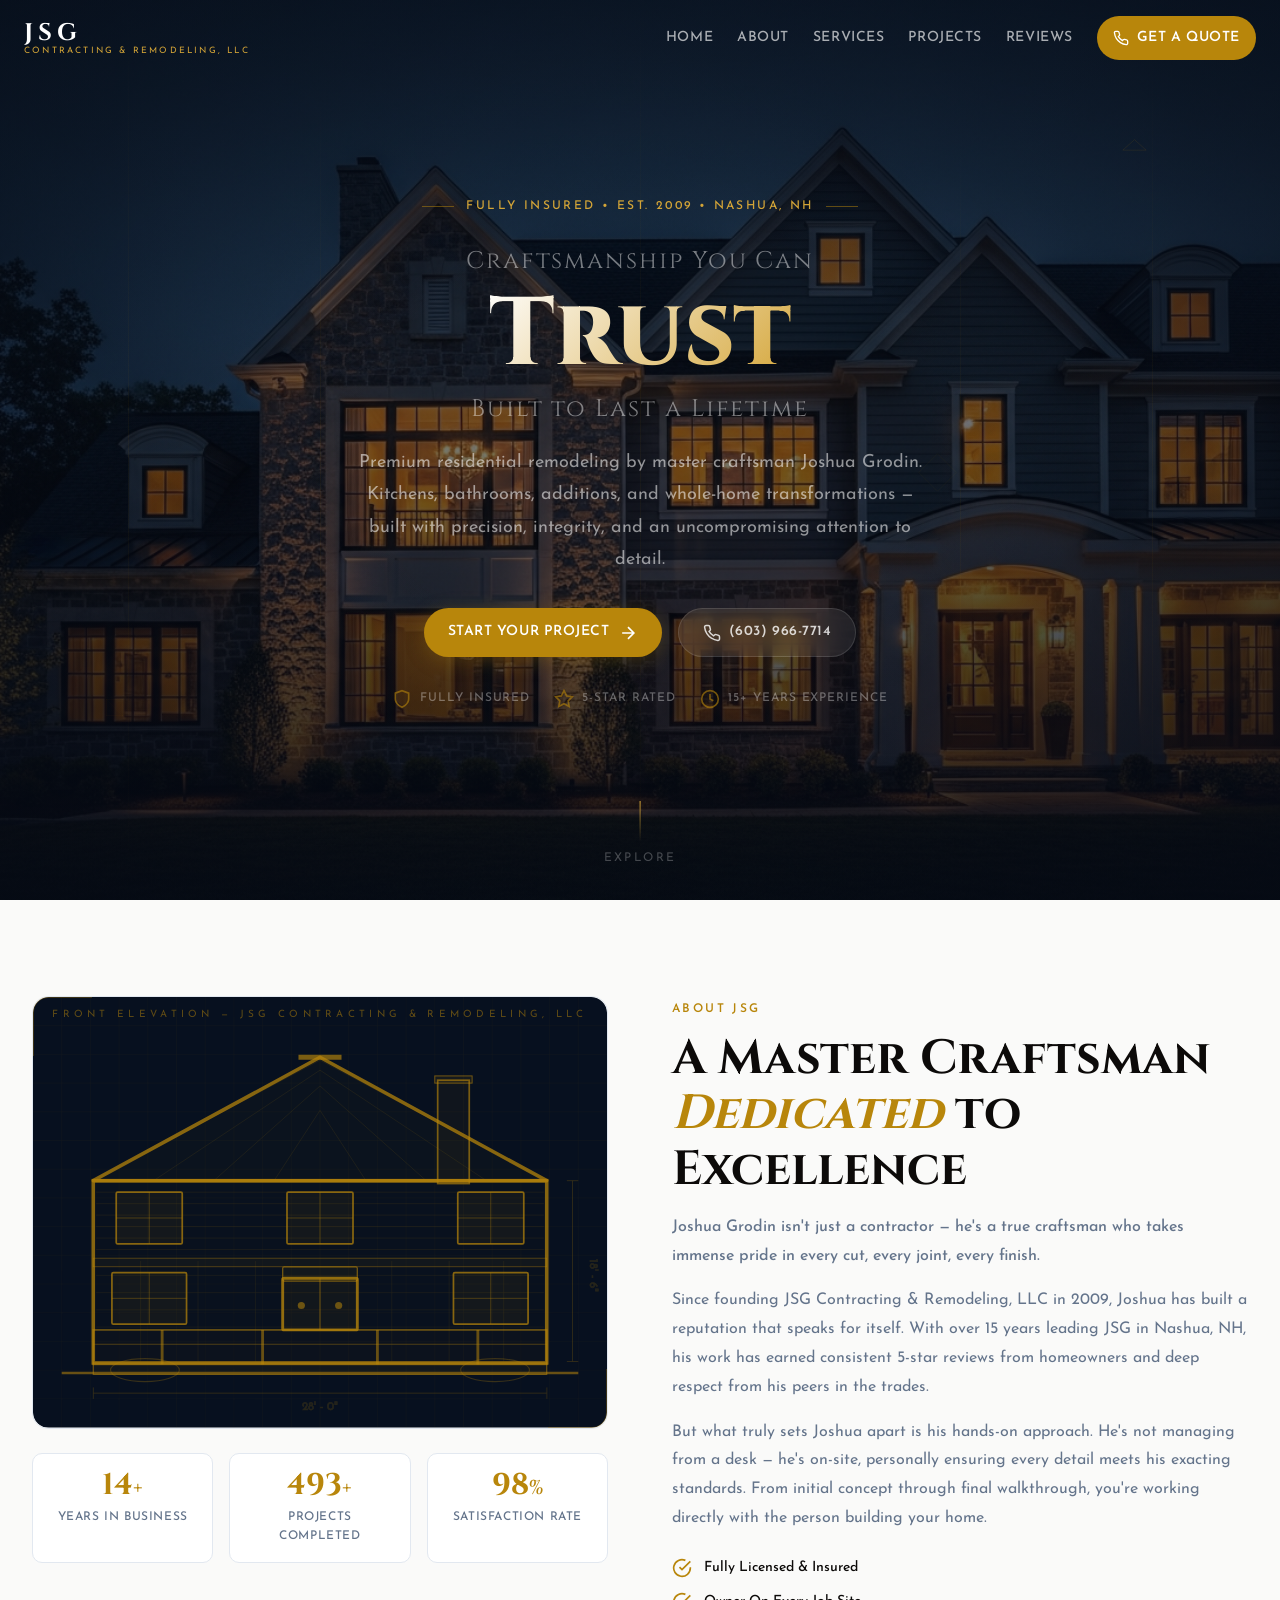
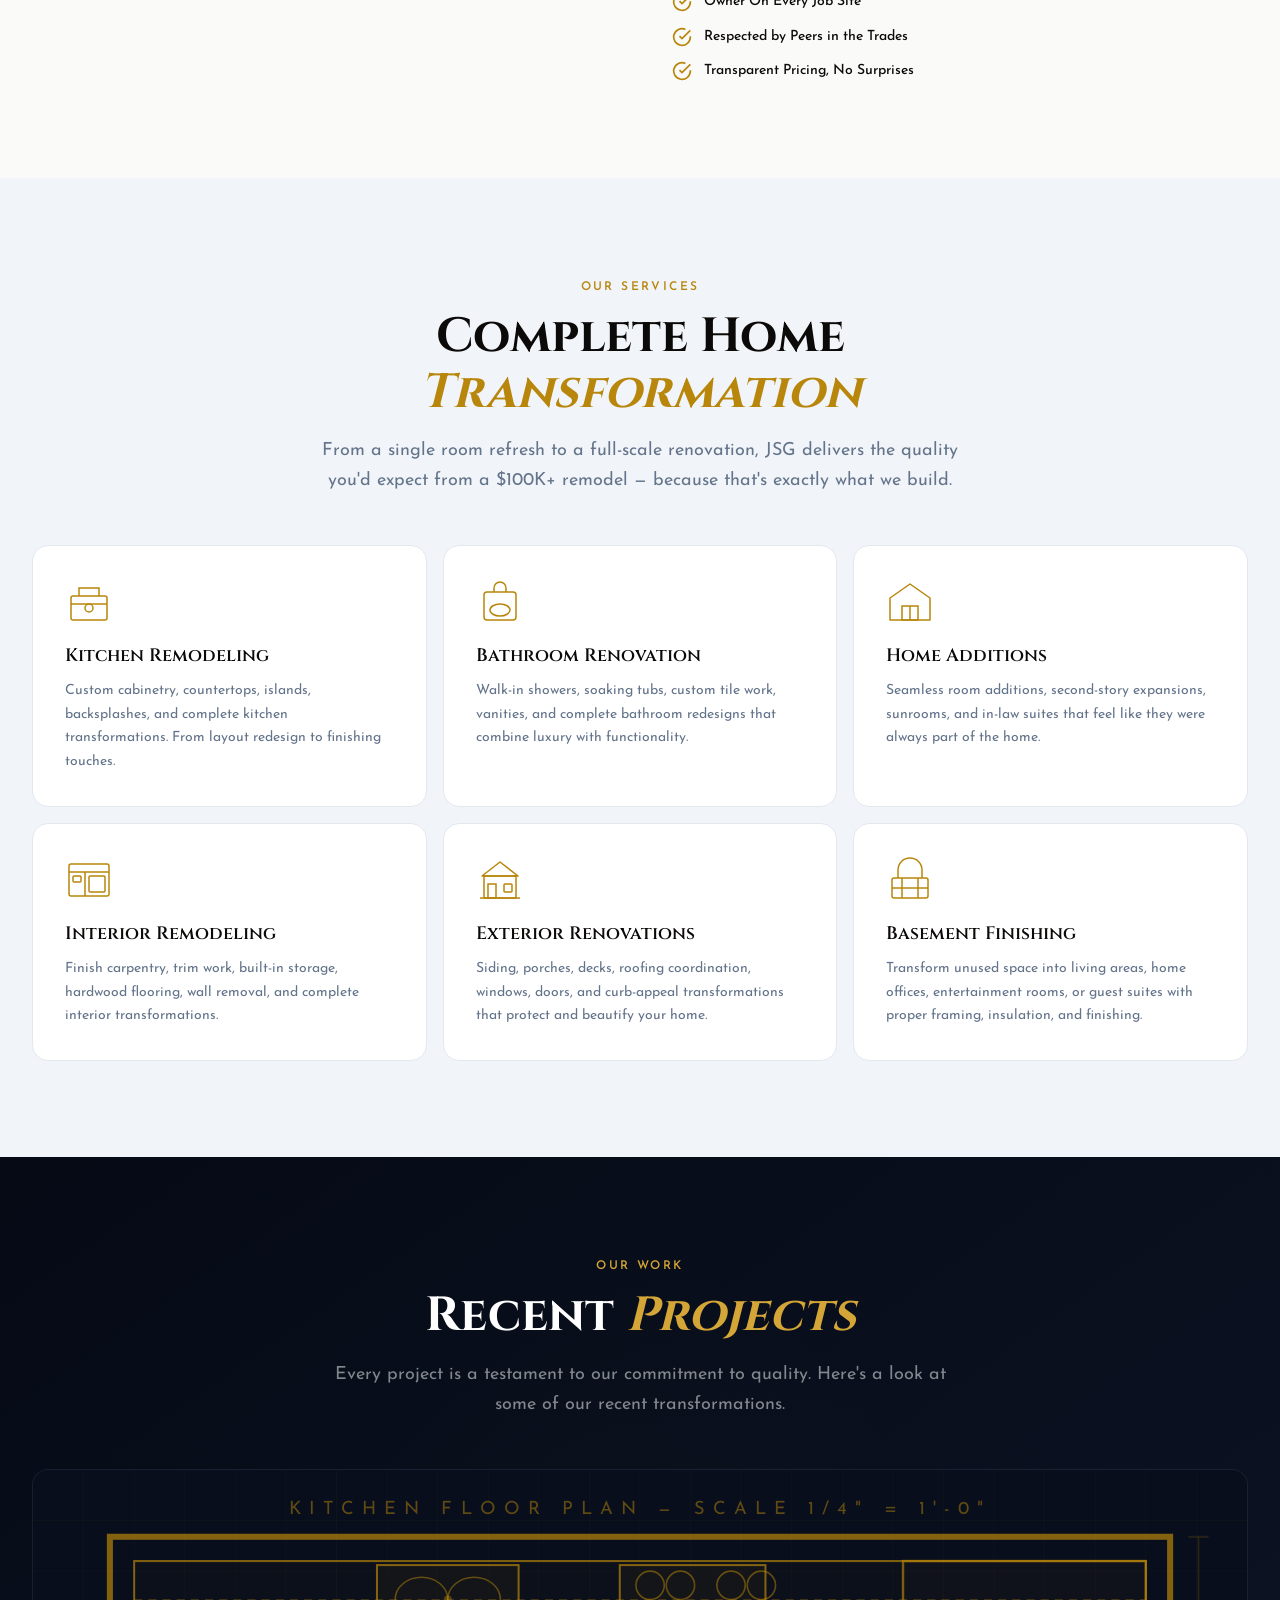
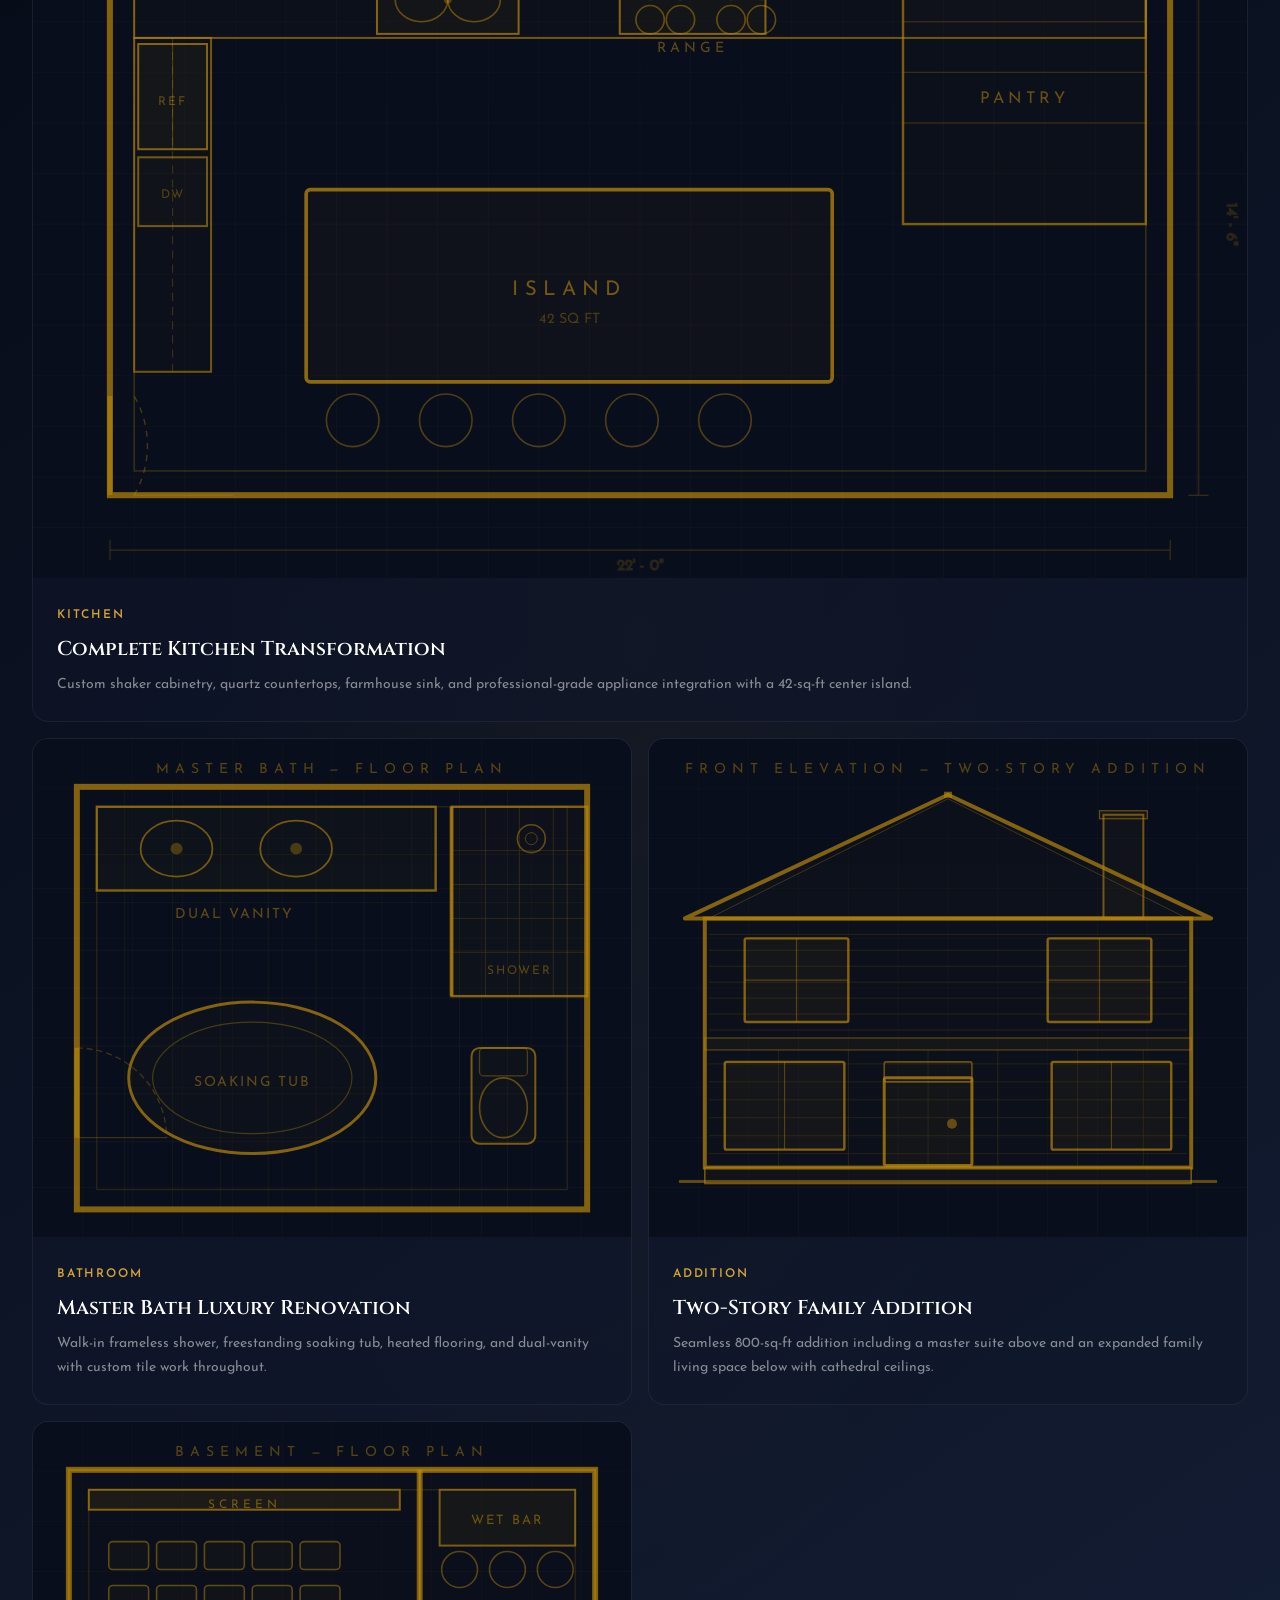
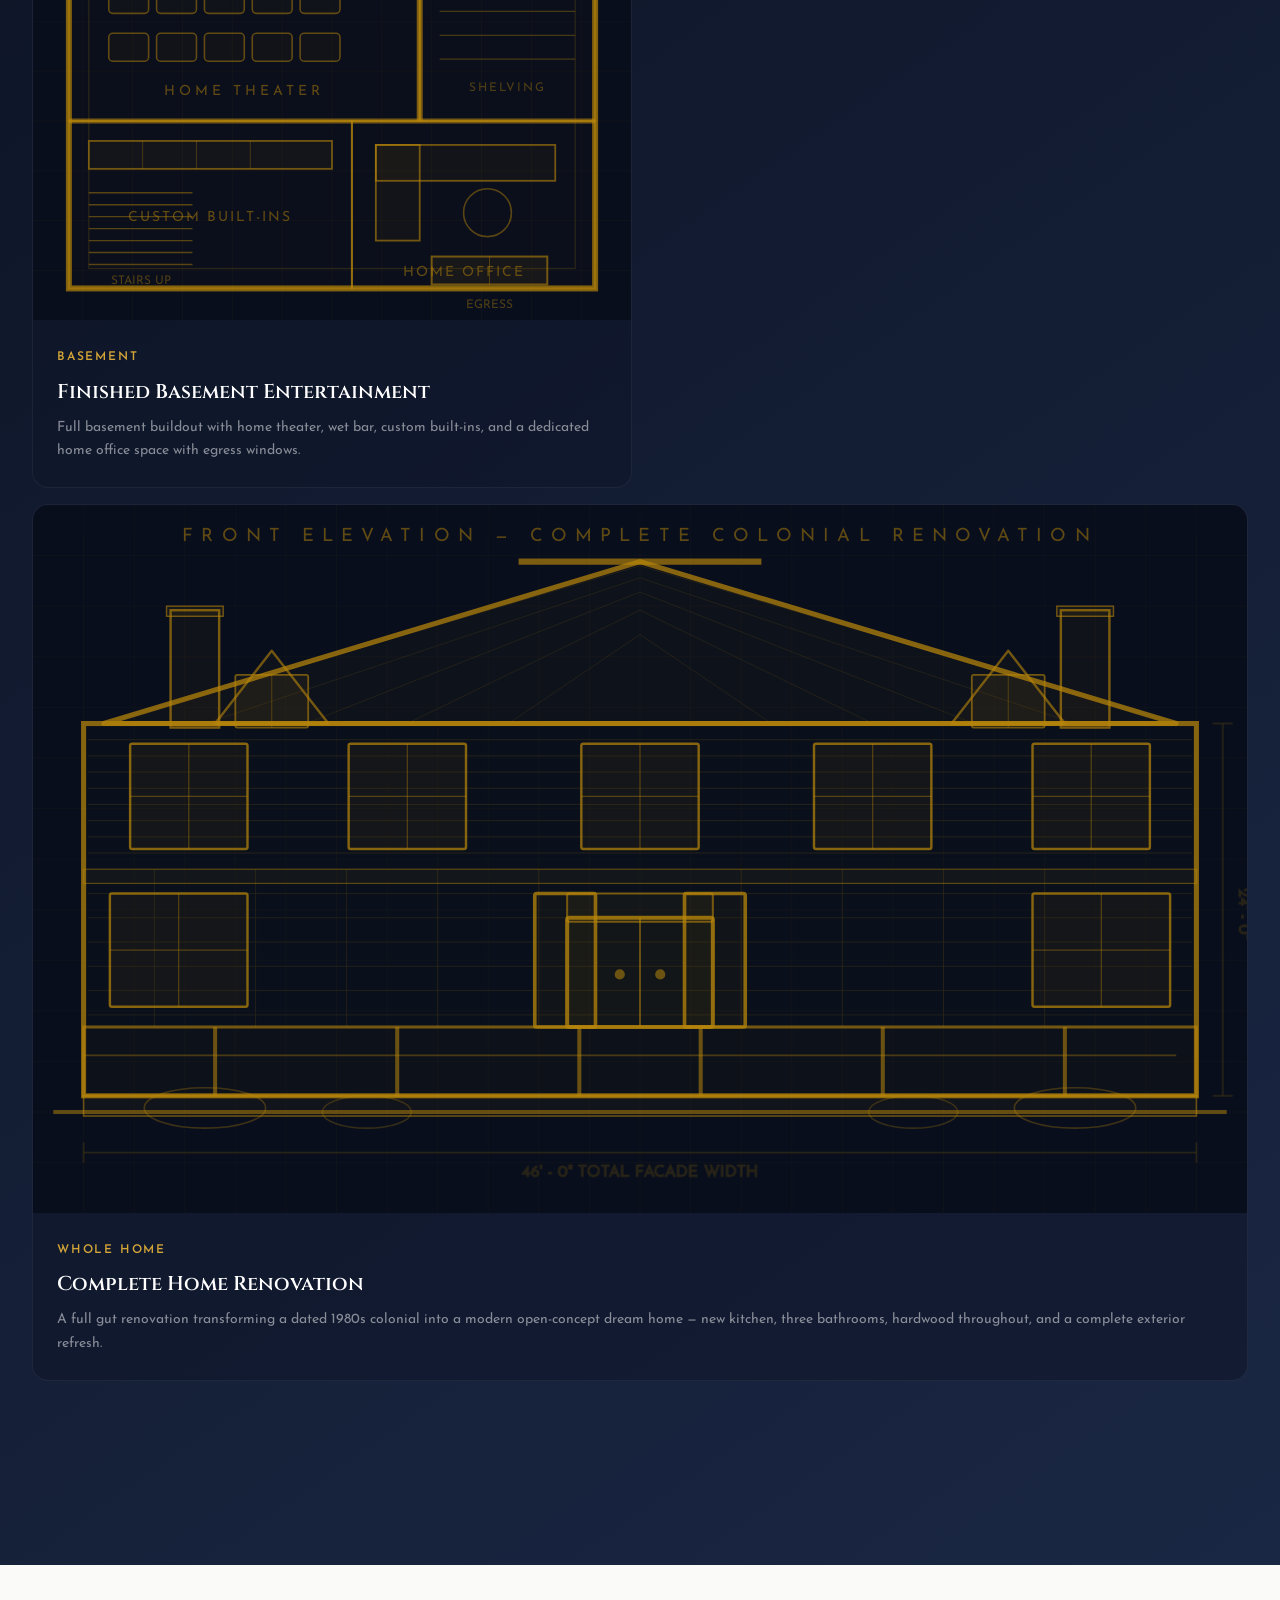
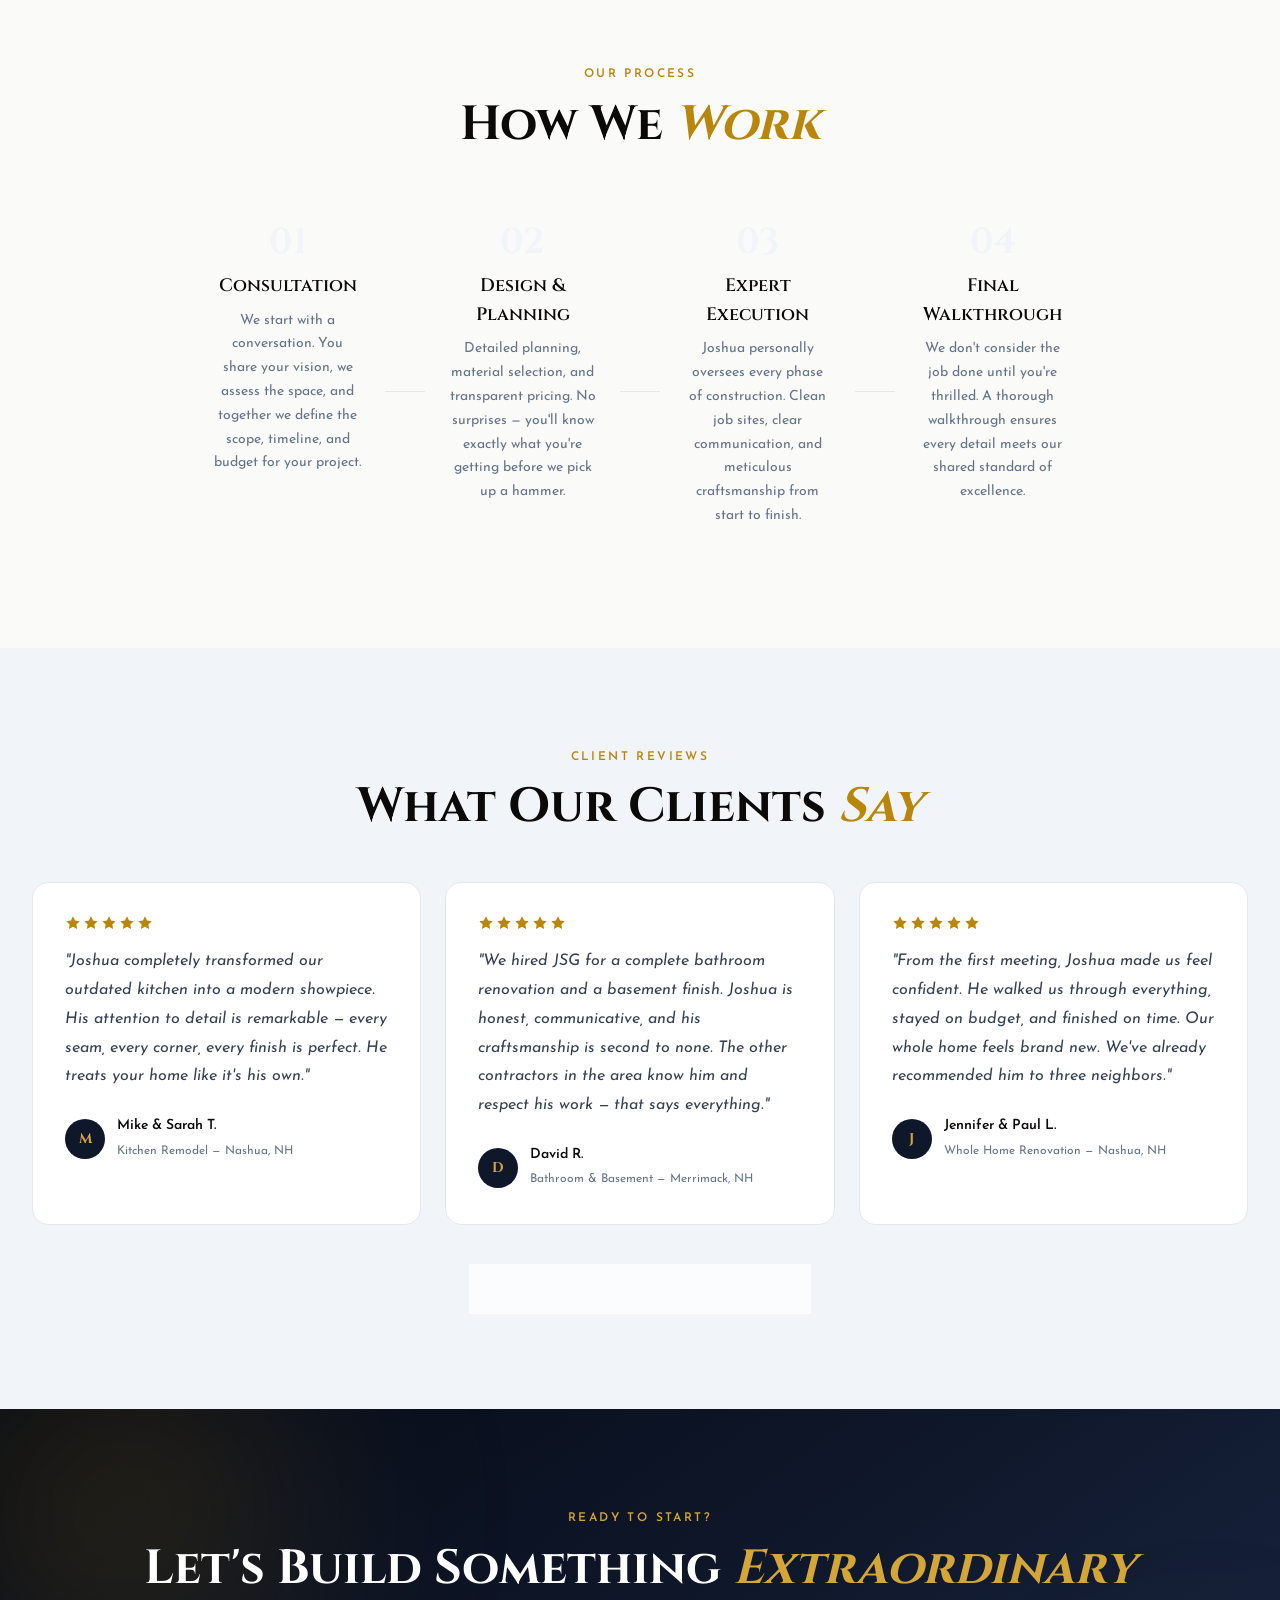
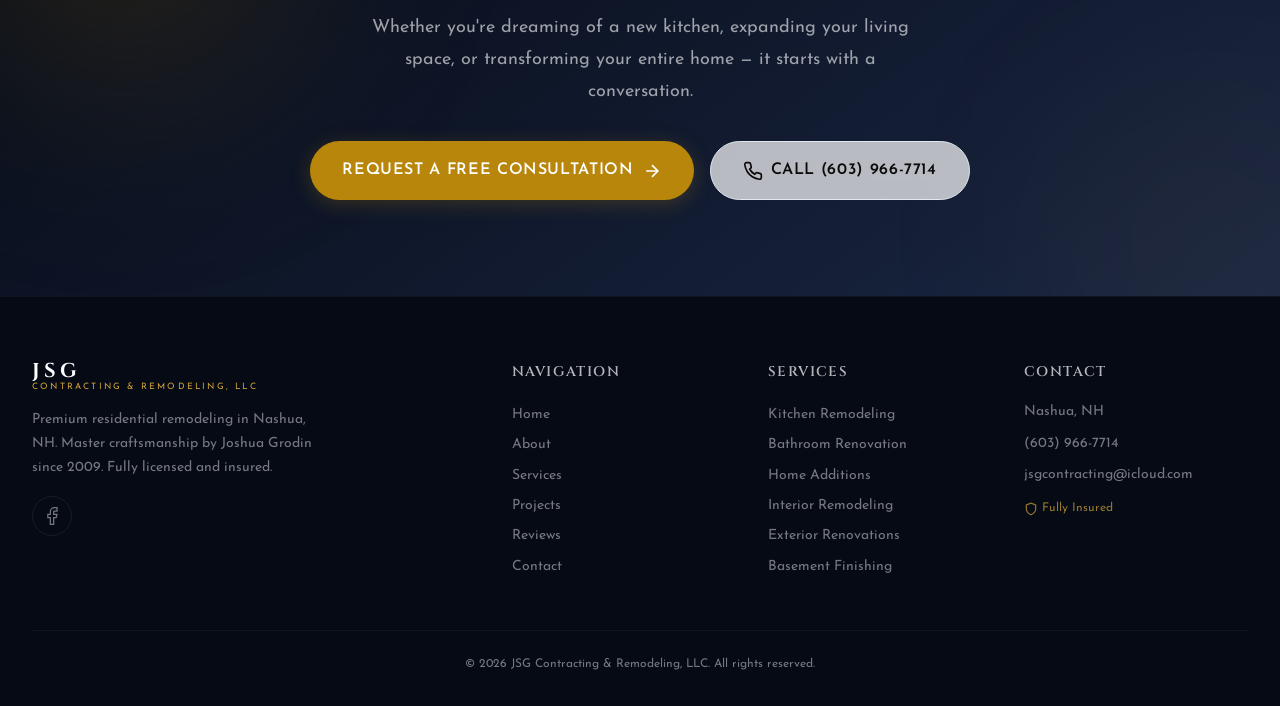
<file: index.html>
<!DOCTYPE html>
<html lang="en">
<head>
  <meta charset="UTF-8">
  <meta name="viewport" content="width=device-width, initial-scale=1.0">
  <title>JSG Contracting & Remodeling, LLC — Premium Home Remodeling | Nashua, NH Since 2009</title>
  <meta name="description" content="JSG Contracting & Remodeling, LLC — Nashua NH's premier residential contractor. Master craftsman Joshua Grodin delivers exceptional kitchen, bath, and whole-home remodeling. Fully insured. Call (603) 966-7714.">
  <link rel="preconnect" href="https://fonts.googleapis.com">
  <link rel="preconnect" href="https://fonts.gstatic.com" crossorigin>
  <link href="https://fonts.googleapis.com/css2?family=Cinzel:wght@400;500;600;700;800;900&family=Josefin+Sans:wght@300;400;500;600;700&display=swap" rel="stylesheet">
  <link rel="stylesheet" href="styles.css">
</head>
<body>
  <!-- Preloader -->
  <div id="preloader" class="preloader">
    <div class="preloader-inner">
      <div class="preloader-icon">
        <svg viewBox="0 0 60 60" width="50" height="50">
          <rect x="8" y="28" width="44" height="4" rx="1" fill="#B8860B" opacity="0.8"/>
          <polygon points="30,6 52,28 8,28" fill="none" stroke="#B8860B" stroke-width="2.5" stroke-linejoin="round"/>
          <rect x="22" y="32" width="16" height="20" rx="1" fill="none" stroke="#B8860B" stroke-width="1.5"/>
          <line x1="30" y1="32" x2="30" y2="52" stroke="#B8860B" stroke-width="1"/>
          <line x1="22" y1="42" x2="38" y2="42" stroke="#B8860B" stroke-width="1"/>
        </svg>
      </div>
      <p class="preloader-text">JSG CONTRACTING</p>
    </div>
  </div>

  <!-- Navigation -->
  <nav class="nav" id="mainNav">
    <div class="nav-container">
      <a href="#hero" class="nav-logo">
        <span class="logo-jsg">JSG</span>
        <span class="logo-sub">CONTRACTING &amp; REMODELING, LLC</span>
      </a>
      <button class="nav-toggle" id="navToggle" aria-label="Toggle navigation">
        <span></span><span></span><span></span>
      </button>
      <div class="nav-menu" id="navMenu">
        <a href="#hero" class="nav-link">Home</a>
        <a href="#about" class="nav-link">About</a>
        <a href="#services" class="nav-link">Services</a>
        <a href="#projects" class="nav-link">Projects</a>
        <a href="#testimonials" class="nav-link">Reviews</a>
        <a href="contact.html" class="nav-cta">
          <svg width="16" height="16" viewBox="0 0 24 24" fill="none" stroke="currentColor" stroke-width="2"><path d="M22 16.92v3a2 2 0 01-2.18 2 19.79 19.79 0 01-8.63-3.07 19.5 19.5 0 01-6-6A19.79 19.79 0 012.12 4.18 2 2 0 014.11 2h3a2 2 0 012 1.72c.127.96.361 1.903.7 2.81a2 2 0 01-.45 2.11L8.09 9.91a16 16 0 006 6l1.27-1.27a2 2 0 012.11-.45c.907.339 1.85.573 2.81.7A2 2 0 0122 16.92z"/></svg>
          Get a Quote
        </a>
      </div>
    </div>
  </nav>

  <!-- ====== HERO SECTION ====== -->
  <section class="hero" id="hero">
    <div class="hero-bg">
      <div class="hero-grain"></div>
      <div class="hero-gradient"></div>
      <div class="hero-vignette"></div>
      <!-- Architectural line patterns -->
      <div class="hero-lines">
        <div class="arch-line line-1"></div>
        <div class="arch-line line-2"></div>
        <div class="arch-line line-3"></div>
        <div class="arch-line line-4"></div>
        <div class="arch-line line-5"></div>
      </div>
      <!-- Floating construction elements -->
      <div class="floating-elements">
        <svg class="float-el float-1" viewBox="0 0 60 60" width="35" height="35" aria-hidden="true">
          <polygon points="30,8 50,26 10,26" fill="none" stroke="#B8860B" stroke-width="1.5" opacity="0.12"/>
        </svg>
        <svg class="float-el float-2" viewBox="0 0 60 60" width="25" height="25" aria-hidden="true">
          <rect x="10" y="10" width="40" height="40" fill="none" stroke="#B8860B" stroke-width="1" opacity="0.08"/>
          <line x1="10" y1="10" x2="50" y2="50" stroke="#B8860B" stroke-width="0.5" opacity="0.08"/>
        </svg>
        <svg class="float-el float-3" viewBox="0 0 60 60" width="45" height="45" aria-hidden="true">
          <polygon points="30,5 55,30 30,55 5,30" fill="none" stroke="#B8860B" stroke-width="1" opacity="0.06"/>
        </svg>
      </div>
    </div>

    <div class="hero-content">
      <div class="hero-badge anim-on-scroll">
        <span class="badge-line"></span>
        Fully Insured &bull; Est. 2009 &bull; Nashua, NH
        <span class="badge-line"></span>
      </div>
      <h1 class="hero-title anim-on-scroll">
        <span class="title-line title-sm">Craftsmanship You Can</span>
        <span class="title-line title-lg">Trust</span>
        <span class="title-line title-sm">Built to Last a Lifetime</span>
      </h1>
      <p class="hero-desc anim-on-scroll">Premium residential remodeling by master craftsman Joshua Grodin. Kitchens, bathrooms, additions, and whole-home transformations — built with precision, integrity, and an uncompromising attention to detail.</p>
      <div class="hero-cta anim-on-scroll">
        <a href="contact.html" class="btn btn-primary">
          <span>Start Your Project</span>
          <svg width="20" height="20" viewBox="0 0 24 24" fill="none" stroke="currentColor" stroke-width="2"><path d="M5 12h14M12 5l7 7-7 7"/></svg>
        </a>
        <a href="tel:6039667714" class="btn btn-glass">
          <svg width="18" height="18" viewBox="0 0 24 24" fill="none" stroke="currentColor" stroke-width="2"><path d="M22 16.92v3a2 2 0 01-2.18 2 19.79 19.79 0 01-8.63-3.07 19.5 19.5 0 01-6-6A19.79 19.79 0 012.12 4.18 2 2 0 014.11 2h3a2 2 0 012 1.72c.127.96.361 1.903.7 2.81a2 2 0 01-.45 2.11L8.09 9.91a16 16 0 006 6l1.27-1.27a2 2 0 012.11-.45c.907.339 1.85.573 2.81.7A2 2 0 0122 16.92z"/></svg>
          (603) 966-7714
        </a>
      </div>
      <div class="hero-trust anim-on-scroll">
        <div class="trust-item">
          <svg width="20" height="20" viewBox="0 0 24 24" fill="none" stroke="currentColor" stroke-width="2"><path d="M12 22s8-4 8-10V5l-8-3-8 3v7c0 6 8 10 8 10z"/></svg>
          <span>Fully Insured</span>
        </div>
        <div class="trust-item">
          <svg width="20" height="20" viewBox="0 0 24 24" fill="none" stroke="currentColor" stroke-width="2"><path d="M12 2l3.09 6.26L22 9.27l-5 4.87 1.18 6.88L12 17.77l-6.18 3.25L7 14.14 2 9.27l6.91-1.01L12 2z"/></svg>
          <span>5-Star Rated</span>
        </div>
        <div class="trust-item">
          <svg width="20" height="20" viewBox="0 0 24 24" fill="none" stroke="currentColor" stroke-width="2"><circle cx="12" cy="12" r="10"/><path d="M12 6v6l4 2"/></svg>
          <span>15+ Years Experience</span>
        </div>
      </div>
    </div>

    <div class="hero-scroll">
      <div class="scroll-line"></div>
      <span>Explore</span>
    </div>
  </section>

  <!-- ====== ABOUT SECTION ====== -->
  <section class="about section" id="about">
    <div class="container">
      <div class="about-grid">
        <div class="about-visual anim-on-scroll">
          <div class="about-image-frame">
            <div class="frame-corner frame-tl"></div>
            <div class="frame-corner frame-br"></div>
            <!-- Blueprint-style SVG illustration -->
            <div class="blueprint-illustration">
              <svg viewBox="0 0 400 300" fill="none" xmlns="http://www.w3.org/2000/svg">
                <rect x="0" y="0" width="400" height="300" fill="#07101F" rx="8"/>
                <!-- Fine grid -->
                <g stroke="#B8860B" stroke-width="0.3" opacity="0.08">
                  <line x1="0" y1="20" x2="400" y2="20"/><line x1="0" y1="40" x2="400" y2="40"/><line x1="0" y1="60" x2="400" y2="60"/><line x1="0" y1="80" x2="400" y2="80"/><line x1="0" y1="100" x2="400" y2="100"/><line x1="0" y1="120" x2="400" y2="120"/><line x1="0" y1="140" x2="400" y2="140"/><line x1="0" y1="160" x2="400" y2="160"/><line x1="0" y1="180" x2="400" y2="180"/><line x1="0" y1="200" x2="400" y2="200"/><line x1="0" y1="220" x2="400" y2="220"/><line x1="0" y1="240" x2="400" y2="240"/><line x1="0" y1="260" x2="400" y2="260"/><line x1="0" y1="280" x2="400" y2="280"/>
                  <line x1="20" y1="0" x2="20" y2="300"/><line x1="40" y1="0" x2="40" y2="300"/><line x1="60" y1="0" x2="60" y2="300"/><line x1="80" y1="0" x2="80" y2="300"/><line x1="100" y1="0" x2="100" y2="300"/><line x1="120" y1="0" x2="120" y2="300"/><line x1="140" y1="0" x2="140" y2="300"/><line x1="160" y1="0" x2="160" y2="300"/><line x1="180" y1="0" x2="180" y2="300"/><line x1="200" y1="0" x2="200" y2="300"/><line x1="220" y1="0" x2="220" y2="300"/><line x1="240" y1="0" x2="240" y2="300"/><line x1="260" y1="0" x2="260" y2="300"/><line x1="280" y1="0" x2="280" y2="300"/><line x1="300" y1="0" x2="300" y2="300"/><line x1="320" y1="0" x2="320" y2="300"/><line x1="340" y1="0" x2="340" y2="300"/><line x1="360" y1="0" x2="360" y2="300"/><line x1="380" y1="0" x2="380" y2="300"/>
                </g>
                <!-- Title -->
                <text x="200" y="14" font-family="Josefin Sans" font-size="7" fill="#B8860B" text-anchor="middle" opacity="0.5" letter-spacing="3">FRONT ELEVATION — JSG CONTRACTING &amp; REMODELING, LLC</text>
                <!-- Ground line -->
                <line x1="20" y1="262" x2="380" y2="262" stroke="#B8860B" stroke-width="1.8" opacity="0.55"/>
                <!-- Foundation -->
                <rect x="42" y="255" width="316" height="8" stroke="#B8860B" stroke-width="0.8" fill="#B8860B" fill-opacity="0.1" opacity="0.6"/>
                <!-- Main walls -->
                <rect x="42" y="128" width="316" height="127" stroke="#B8860B" stroke-width="2.5" fill="#B8860B" fill-opacity="0.02" opacity="0.72"/>
                <!-- Gable roof -->
                <polygon points="200,42 358,128 42,128" stroke="#B8860B" stroke-width="2.5" stroke-linejoin="round" fill="#B8860B" fill-opacity="0.04" opacity="0.72"/>
                <!-- Ridge cap -->
                <line x1="185" y1="42" x2="215" y2="42" stroke="#B8860B" stroke-width="3.5" opacity="0.65"/>
                <!-- Roof rafter lines -->
                <g stroke="#B8860B" stroke-width="0.4" opacity="0.18">
                  <line x1="42" y1="128" x2="200" y2="44"/><line x1="84" y1="128" x2="200" y2="51"/><line x1="126" y1="128" x2="200" y2="62"/><line x1="168" y1="128" x2="200" y2="79"/>
                  <line x1="358" y1="128" x2="200" y2="44"/><line x1="316" y1="128" x2="200" y2="51"/><line x1="274" y1="128" x2="200" y2="62"/><line x1="232" y1="128" x2="200" y2="79"/>
                </g>
                <!-- Siding lines upper half -->
                <g stroke="#B8860B" stroke-width="0.4" opacity="0.17">
                  <line x1="44" y1="136" x2="356" y2="136"/><line x1="44" y1="144" x2="356" y2="144"/><line x1="44" y1="152" x2="356" y2="152"/><line x1="44" y1="160" x2="356" y2="160"/><line x1="44" y1="168" x2="356" y2="168"/><line x1="44" y1="176" x2="356" y2="176"/>
                </g>
                <!-- Stone lower half -->
                <g stroke="#B8860B" stroke-width="0.4" opacity="0.15">
                  <line x1="44" y1="194" x2="356" y2="194"/><line x1="44" y1="206" x2="356" y2="206"/><line x1="44" y1="218" x2="356" y2="218"/><line x1="44" y1="230" x2="356" y2="230"/><line x1="44" y1="242" x2="356" y2="242"/>
                  <line x1="75" y1="184" x2="75" y2="254"/><line x1="115" y1="184" x2="115" y2="254"/><line x1="155" y1="184" x2="155" y2="254"/><line x1="250" y1="184" x2="250" y2="254"/><line x1="290" y1="184" x2="290" y2="254"/><line x1="328" y1="184" x2="328" y2="254"/>
                </g>
                <!-- Belt course / floor divider -->
                <rect x="42" y="182" width="316" height="6" stroke="#B8860B" stroke-width="0.5" fill="#B8860B" fill-opacity="0.1" opacity="0.55"/>
                <!-- Porch -->
                <rect x="42" y="232" width="316" height="24" stroke="#B8860B" stroke-width="1.2" fill="#B8860B" fill-opacity="0.03" opacity="0.55"/>
                <!-- Porch columns -->
                <g stroke="#B8860B" stroke-width="2" opacity="0.52">
                  <line x1="90" y1="232" x2="90" y2="256"/>
                  <line x1="160" y1="232" x2="160" y2="256"/>
                  <line x1="240" y1="232" x2="240" y2="256"/>
                  <line x1="310" y1="232" x2="310" y2="256"/>
                </g>
                <line x1="42" y1="242" x2="358" y2="242" stroke="#B8860B" stroke-width="0.7" opacity="0.32"/>
                <!-- Upper windows (3) -->
                <rect x="58" y="136" width="46" height="36" rx="1" stroke="#B8860B" stroke-width="1.2" fill="#B8860B" fill-opacity="0.09" opacity="0.72"/>
                <line x1="81" y1="136" x2="81" y2="172" stroke="#B8860B" stroke-width="0.6" opacity="0.4"/>
                <line x1="58" y1="154" x2="104" y2="154" stroke="#B8860B" stroke-width="0.6" opacity="0.4"/>
                <rect x="177" y="136" width="46" height="36" rx="1" stroke="#B8860B" stroke-width="1.2" fill="#B8860B" fill-opacity="0.09" opacity="0.72"/>
                <line x1="200" y1="136" x2="200" y2="172" stroke="#B8860B" stroke-width="0.6" opacity="0.4"/>
                <line x1="177" y1="154" x2="223" y2="154" stroke="#B8860B" stroke-width="0.6" opacity="0.4"/>
                <rect x="296" y="136" width="46" height="36" rx="1" stroke="#B8860B" stroke-width="1.2" fill="#B8860B" fill-opacity="0.09" opacity="0.72"/>
                <line x1="319" y1="136" x2="319" y2="172" stroke="#B8860B" stroke-width="0.6" opacity="0.4"/>
                <line x1="296" y1="154" x2="342" y2="154" stroke="#B8860B" stroke-width="0.6" opacity="0.4"/>
                <!-- Lower flanking windows -->
                <rect x="55" y="192" width="52" height="36" rx="1" stroke="#B8860B" stroke-width="1.2" fill="#B8860B" fill-opacity="0.09" opacity="0.72"/>
                <line x1="81" y1="192" x2="81" y2="228" stroke="#B8860B" stroke-width="0.6" opacity="0.4"/>
                <line x1="55" y1="210" x2="107" y2="210" stroke="#B8860B" stroke-width="0.6" opacity="0.4"/>
                <rect x="293" y="192" width="52" height="36" rx="1" stroke="#B8860B" stroke-width="1.2" fill="#B8860B" fill-opacity="0.09" opacity="0.72"/>
                <line x1="319" y1="192" x2="319" y2="228" stroke="#B8860B" stroke-width="0.6" opacity="0.4"/>
                <line x1="293" y1="210" x2="345" y2="210" stroke="#B8860B" stroke-width="0.6" opacity="0.4"/>
                <!-- Front door + transom -->
                <rect x="174" y="196" width="52" height="36" rx="1" stroke="#B8860B" stroke-width="2" fill="#B8860B" fill-opacity="0.07" opacity="0.78"/>
                <rect x="174" y="188" width="52" height="10" rx="1" stroke="#B8860B" stroke-width="0.9" fill="#B8860B" fill-opacity="0.1" opacity="0.6"/>
                <line x1="200" y1="196" x2="200" y2="232" stroke="#B8860B" stroke-width="0.9" opacity="0.45"/>
                <circle cx="213" cy="215" r="2.5" fill="#B8860B" opacity="0.55"/>
                <circle cx="187" cy="215" r="2.5" fill="#B8860B" opacity="0.55"/>
                <!-- Chimney -->
                <rect x="282" y="58" width="22" height="72" stroke="#B8860B" stroke-width="1.2" fill="#B8860B" fill-opacity="0.08" opacity="0.65"/>
                <rect x="280" y="55" width="26" height="5" stroke="#B8860B" stroke-width="0.7" fill="#B8860B" fill-opacity="0.14" opacity="0.6"/>
                <!-- Landscaping -->
                <ellipse cx="78" cy="260" rx="24" ry="8" stroke="#B8860B" stroke-width="0.8" opacity="0.28"/>
                <ellipse cx="322" cy="260" rx="24" ry="8" stroke="#B8860B" stroke-width="0.8" opacity="0.28"/>
                <!-- Dimension lines -->
                <g stroke="#B8860B" stroke-width="0.5" opacity="0.32">
                  <line x1="42" y1="276" x2="358" y2="276"/>
                  <line x1="42" y1="272" x2="42" y2="280"/><line x1="358" y1="272" x2="358" y2="280"/>
                  <text x="200" y="288" font-family="Josefin Sans" font-size="8" fill="#B8860B" text-anchor="middle" opacity="0.55">28' - 0"</text>
                  <line x1="376" y1="128" x2="376" y2="254"/>
                  <line x1="372" y1="128" x2="380" y2="128"/><line x1="372" y1="254" x2="380" y2="254"/>
                  <text x="388" y="194" font-family="Josefin Sans" font-size="8" fill="#B8860B" text-anchor="middle" opacity="0.55" transform="rotate(90,388,194)">18' - 6"</text>
                </g>
              </svg>
            </div>
          </div>
          <div class="about-stats">
            <div class="stat">
              <span class="stat-num" data-target="15">0</span><span class="stat-plus">+</span>
              <span class="stat-label">Years in Business</span>
            </div>
            <div class="stat">
              <span class="stat-num" data-target="500">0</span><span class="stat-plus">+</span>
              <span class="stat-label">Projects Completed</span>
            </div>
            <div class="stat">
              <span class="stat-num" data-target="100">0</span><span class="stat-pct">%</span>
              <span class="stat-label">Satisfaction Rate</span>
            </div>
          </div>
        </div>

        <div class="about-content anim-on-scroll">
          <span class="section-tag">About JSG</span>
          <h2 class="section-title">A Master Craftsman <em>Dedicated</em> to Excellence</h2>
          <p class="about-lead">Joshua Grodin isn't just a contractor — he's a true craftsman who takes immense pride in every cut, every joint, every finish.</p>
          <p>Since founding JSG Contracting & Remodeling, LLC in 2009, Joshua has built a reputation that speaks for itself. With over 15 years leading JSG in Nashua, NH, his work has earned consistent 5-star reviews from homeowners and deep respect from his peers in the trades.</p>
          <p>But what truly sets Joshua apart is his hands-on approach. He's not managing from a desk — he's on-site, personally ensuring every detail meets his exacting standards. From initial concept through final walkthrough, you're working directly with the person building your home.</p>
          <div class="about-highlights">
            <div class="highlight">
              <svg width="20" height="20" viewBox="0 0 24 24" fill="none" stroke="currentColor" stroke-width="2"><path d="M22 11.08V12a10 10 0 11-5.93-9.14"/><path d="M22 4L12 14.01l-3-3"/></svg>
              <span>Fully Licensed & Insured</span>
            </div>
            <div class="highlight">
              <svg width="20" height="20" viewBox="0 0 24 24" fill="none" stroke="currentColor" stroke-width="2"><path d="M22 11.08V12a10 10 0 11-5.93-9.14"/><path d="M22 4L12 14.01l-3-3"/></svg>
              <span>Owner On Every Job Site</span>
            </div>
            <div class="highlight">
              <svg width="20" height="20" viewBox="0 0 24 24" fill="none" stroke="currentColor" stroke-width="2"><path d="M22 11.08V12a10 10 0 11-5.93-9.14"/><path d="M22 4L12 14.01l-3-3"/></svg>
              <span>Respected by Peers in the Trades</span>
            </div>
            <div class="highlight">
              <svg width="20" height="20" viewBox="0 0 24 24" fill="none" stroke="currentColor" stroke-width="2"><path d="M22 11.08V12a10 10 0 11-5.93-9.14"/><path d="M22 4L12 14.01l-3-3"/></svg>
              <span>Transparent Pricing, No Surprises</span>
            </div>
          </div>
        </div>
      </div>
    </div>
  </section>

  <!-- ====== SERVICES SECTION ====== -->
  <section class="services section" id="services">
    <div class="container">
      <div class="section-header anim-on-scroll">
        <span class="section-tag">Our Services</span>
        <h2 class="section-title">Complete Home <em>Transformation</em></h2>
        <p class="section-desc">From a single room refresh to a full-scale renovation, JSG delivers the quality you'd expect from a $100K+ remodel — because that's exactly what we build.</p>
      </div>

      <div class="services-grid">
        <div class="service-card anim-on-scroll" style="--delay: 0">
          <div class="service-icon">
            <svg viewBox="0 0 48 48" fill="none" stroke="currentColor" stroke-width="1.5">
              <rect x="6" y="18" width="36" height="24" rx="2"/>
              <path d="M14 18V10h20v8"/>
              <circle cx="24" cy="30" r="4"/>
              <line x1="6" y1="26" x2="42" y2="26"/>
            </svg>
          </div>
          <h3>Kitchen Remodeling</h3>
          <p>Custom cabinetry, countertops, islands, backsplashes, and complete kitchen transformations. From layout redesign to finishing touches.</p>
        </div>

        <div class="service-card anim-on-scroll" style="--delay: 1">
          <div class="service-icon">
            <svg viewBox="0 0 48 48" fill="none" stroke="currentColor" stroke-width="1.5">
              <rect x="8" y="14" width="32" height="28" rx="3"/>
              <ellipse cx="24" cy="32" rx="10" ry="6"/>
              <path d="M18 14V10a6 6 0 0112 0v4"/>
            </svg>
          </div>
          <h3>Bathroom Renovation</h3>
          <p>Walk-in showers, soaking tubs, custom tile work, vanities, and complete bathroom redesigns that combine luxury with functionality.</p>
        </div>

        <div class="service-card anim-on-scroll" style="--delay: 2">
          <div class="service-icon">
            <svg viewBox="0 0 48 48" fill="none" stroke="currentColor" stroke-width="1.5">
              <polygon points="24,6 44,20 44,42 4,42 4,20" stroke-linejoin="round"/>
              <rect x="16" y="28" width="16" height="14"/>
              <line x1="24" y1="28" x2="24" y2="42"/>
            </svg>
          </div>
          <h3>Home Additions</h3>
          <p>Seamless room additions, second-story expansions, sunrooms, and in-law suites that feel like they were always part of the home.</p>
        </div>

        <div class="service-card anim-on-scroll" style="--delay: 3">
          <div class="service-icon">
            <svg viewBox="0 0 48 48" fill="none" stroke="currentColor" stroke-width="1.5">
              <rect x="4" y="8" width="40" height="32" rx="2"/>
              <line x1="4" y1="16" x2="44" y2="16"/>
              <line x1="20" y1="16" x2="20" y2="40"/>
              <rect x="8" y="20" width="8" height="6" rx="1"/>
              <rect x="24" y="20" width="16" height="16" rx="1"/>
            </svg>
          </div>
          <h3>Interior Remodeling</h3>
          <p>Finish carpentry, trim work, built-in storage, hardwood flooring, wall removal, and complete interior transformations.</p>
        </div>

        <div class="service-card anim-on-scroll" style="--delay: 4">
          <div class="service-icon">
            <svg viewBox="0 0 48 48" fill="none" stroke="currentColor" stroke-width="1.5">
              <path d="M4 42h40"/>
              <rect x="8" y="20" width="32" height="22"/>
              <polygon points="24,6 42,20 6,20" stroke-linejoin="round"/>
              <rect x="28" y="28" width="8" height="8" rx="1"/>
              <rect x="12" y="28" width="8" height="14"/>
            </svg>
          </div>
          <h3>Exterior Renovations</h3>
          <p>Siding, porches, decks, roofing coordination, windows, doors, and curb-appeal transformations that protect and beautify your home.</p>
        </div>

        <div class="service-card anim-on-scroll" style="--delay: 5">
          <div class="service-icon">
            <svg viewBox="0 0 48 48" fill="none" stroke="currentColor" stroke-width="1.5">
              <rect x="6" y="22" width="36" height="20" rx="2"/>
              <path d="M12 22V14a12 12 0 0124 0v8"/>
              <line x1="6" y1="32" x2="42" y2="32"/>
              <line x1="16" y1="22" x2="16" y2="42"/>
              <line x1="32" y1="22" x2="32" y2="42"/>
            </svg>
          </div>
          <h3>Basement Finishing</h3>
          <p>Transform unused space into living areas, home offices, entertainment rooms, or guest suites with proper framing, insulation, and finishing.</p>
        </div>
      </div>
    </div>
  </section>

  <!-- ====== PROJECTS SECTION ====== -->
  <section class="projects section" id="projects">
    <div class="projects-bg"></div>
    <div class="container">
      <div class="section-header anim-on-scroll">
        <span class="section-tag">Our Work</span>
        <h2 class="section-title">Recent <em>Projects</em></h2>
        <p class="section-desc">Every project is a testament to our commitment to quality. Here's a look at some of our recent transformations.</p>
      </div>

      <div class="projects-grid">
        <div class="project-card project-wide anim-on-scroll" style="--delay: 0">
          <div class="project-overlay">
            <div class="project-visual">
              <svg viewBox="0 0 600 350" fill="none" xmlns="http://www.w3.org/2000/svg">
                <rect width="600" height="350" fill="#080E1C"/>
                <!-- Fine blueprint grid -->
                <g stroke="#B8860B" stroke-width="0.3" opacity="0.07">
                  <line x1="0" y1="25" x2="600" y2="25"/><line x1="0" y1="50" x2="600" y2="50"/><line x1="0" y1="75" x2="600" y2="75"/><line x1="0" y1="100" x2="600" y2="100"/><line x1="0" y1="125" x2="600" y2="125"/><line x1="0" y1="150" x2="600" y2="150"/><line x1="0" y1="175" x2="600" y2="175"/><line x1="0" y1="200" x2="600" y2="200"/><line x1="0" y1="225" x2="600" y2="225"/><line x1="0" y1="250" x2="600" y2="250"/><line x1="0" y1="275" x2="600" y2="275"/><line x1="0" y1="300" x2="600" y2="300"/><line x1="0" y1="325" x2="600" y2="325"/>
                  <line x1="25" y1="0" x2="25" y2="350"/><line x1="50" y1="0" x2="50" y2="350"/><line x1="75" y1="0" x2="75" y2="350"/><line x1="100" y1="0" x2="100" y2="350"/><line x1="125" y1="0" x2="125" y2="350"/><line x1="150" y1="0" x2="150" y2="350"/><line x1="175" y1="0" x2="175" y2="350"/><line x1="200" y1="0" x2="200" y2="350"/><line x1="225" y1="0" x2="225" y2="350"/><line x1="250" y1="0" x2="250" y2="350"/><line x1="275" y1="0" x2="275" y2="350"/><line x1="300" y1="0" x2="300" y2="350"/><line x1="325" y1="0" x2="325" y2="350"/><line x1="350" y1="0" x2="350" y2="350"/><line x1="375" y1="0" x2="375" y2="350"/><line x1="400" y1="0" x2="400" y2="350"/><line x1="425" y1="0" x2="425" y2="350"/><line x1="450" y1="0" x2="450" y2="350"/><line x1="475" y1="0" x2="475" y2="350"/><line x1="500" y1="0" x2="500" y2="350"/><line x1="525" y1="0" x2="525" y2="350"/><line x1="550" y1="0" x2="550" y2="350"/><line x1="575" y1="0" x2="575" y2="350"/>
                </g>
                <!-- Title bar -->
                <text x="300" y="22" font-family="Josefin Sans" font-size="9" fill="#B8860B" text-anchor="middle" opacity="0.5" letter-spacing="4">KITCHEN FLOOR PLAN — SCALE 1/4" = 1'-0"</text>
                <!-- Outer walls (thick) -->
                <rect x="38" y="33" width="524" height="276" stroke="#B8860B" stroke-width="3" opacity="0.7"/>
                <!-- Inner wall face -->
                <rect x="50" y="45" width="500" height="252" stroke="#B8860B" stroke-width="0.8" opacity="0.25"/>
                <!-- Upper counter run -->
                <rect x="50" y="45" width="500" height="38" stroke="#B8860B" stroke-width="1" fill="#B8860B" fill-opacity="0.04" opacity="0.6"/>
                <!-- Counter center line -->
                <line x1="50" y1="64" x2="550" y2="64" stroke="#B8860B" stroke-width="0.5" stroke-dasharray="4,3" opacity="0.3"/>
                <!-- Left counter run -->
                <rect x="50" y="83" width="38" height="165" stroke="#B8860B" stroke-width="1" fill="#B8860B" fill-opacity="0.04" opacity="0.6"/>
                <line x1="69" y1="83" x2="69" y2="248" stroke="#B8860B" stroke-width="0.5" stroke-dasharray="4,3" opacity="0.3"/>
                <!-- Refrigerator -->
                <rect x="52" y="86" width="34" height="52" stroke="#B8860B" stroke-width="1" fill="#B8860B" fill-opacity="0.08" opacity="0.7"/>
                <line x1="69" y1="86" x2="69" y2="138" stroke="#B8860B" stroke-width="0.5" opacity="0.4"/>
                <text x="69" y="116" font-family="Josefin Sans" font-size="6" fill="#B8860B" text-anchor="middle" opacity="0.5" letter-spacing="1">REF</text>
                <!-- Dishwasher -->
                <rect x="52" y="142" width="34" height="34" stroke="#B8860B" stroke-width="1" fill="#B8860B" fill-opacity="0.05" opacity="0.6"/>
                <text x="69" y="162" font-family="Josefin Sans" font-size="6" fill="#B8860B" text-anchor="middle" opacity="0.4" letter-spacing="1">DW</text>
                <!-- Sink in upper counter -->
                <rect x="170" y="47" width="70" height="34" stroke="#B8860B" stroke-width="1" fill="#B8860B" fill-opacity="0.06" opacity="0.7"/>
                <ellipse cx="192" cy="64" rx="13" ry="11" stroke="#B8860B" stroke-width="0.8" opacity="0.5"/>
                <ellipse cx="218" cy="64" rx="13" ry="11" stroke="#B8860B" stroke-width="0.8" opacity="0.5"/>
                <circle cx="205" cy="64" r="2" fill="#B8860B" opacity="0.4"/>
                <!-- Range in upper counter -->
                <rect x="290" y="47" width="72" height="34" stroke="#B8860B" stroke-width="1" fill="#B8860B" fill-opacity="0.06" opacity="0.7"/>
                <circle cx="305" cy="57" r="7" stroke="#B8860B" stroke-width="0.8" opacity="0.5"/>
                <circle cx="320" cy="57" r="7" stroke="#B8860B" stroke-width="0.8" opacity="0.5"/>
                <circle cx="345" cy="57" r="7" stroke="#B8860B" stroke-width="0.8" opacity="0.5"/>
                <circle cx="360" cy="57" r="7" stroke="#B8860B" stroke-width="0.8" opacity="0.5"/>
                <circle cx="305" cy="74" r="7" stroke="#B8860B" stroke-width="0.8" opacity="0.5"/>
                <circle cx="320" cy="74" r="7" stroke="#B8860B" stroke-width="0.8" opacity="0.5"/>
                <circle cx="345" cy="74" r="7" stroke="#B8860B" stroke-width="0.8" opacity="0.5"/>
                <circle cx="360" cy="74" r="7" stroke="#B8860B" stroke-width="0.8" opacity="0.5"/>
                <text x="326" y="90" font-family="Josefin Sans" font-size="7" fill="#B8860B" text-anchor="middle" opacity="0.5" letter-spacing="2">RANGE</text>
                <!-- Pantry closet (right side) -->
                <rect x="430" y="45" width="120" height="130" stroke="#B8860B" stroke-width="1.2" fill="#B8860B" fill-opacity="0.04" opacity="0.65"/>
                <line x1="430" y1="75" x2="550" y2="75" stroke="#B8860B" stroke-width="0.5" opacity="0.3"/>
                <line x1="430" y1="100" x2="550" y2="100" stroke="#B8860B" stroke-width="0.5" opacity="0.3"/>
                <line x1="430" y1="125" x2="550" y2="125" stroke="#B8860B" stroke-width="0.5" opacity="0.3"/>
                <text x="490" y="115" font-family="Josefin Sans" font-size="8" fill="#B8860B" text-anchor="middle" opacity="0.55" letter-spacing="2">PANTRY</text>
                <!-- Island -->
                <rect x="135" y="158" width="260" height="95" rx="2" stroke="#B8860B" stroke-width="1.8" fill="#B8860B" fill-opacity="0.05" opacity="0.75"/>
                <text x="265" y="210" font-family="Josefin Sans" font-size="10" fill="#B8860B" text-anchor="middle" opacity="0.6" letter-spacing="3">ISLAND</text>
                <text x="265" y="224" font-family="Josefin Sans" font-size="7" fill="#B8860B" text-anchor="middle" opacity="0.35">42 SQ FT</text>
                <!-- Bar stools below island -->
                <circle cx="158" cy="272" r="13" stroke="#B8860B" stroke-width="0.8" opacity="0.4"/>
                <circle cx="204" cy="272" r="13" stroke="#B8860B" stroke-width="0.8" opacity="0.4"/>
                <circle cx="250" cy="272" r="13" stroke="#B8860B" stroke-width="0.8" opacity="0.4"/>
                <circle cx="296" cy="272" r="13" stroke="#B8860B" stroke-width="0.8" opacity="0.4"/>
                <circle cx="342" cy="272" r="13" stroke="#B8860B" stroke-width="0.8" opacity="0.4"/>
                <!-- Door swing bottom left -->
                <line x1="38" y1="260" x2="38" y2="309" stroke="#B8860B" stroke-width="2.5" opacity="0.6"/>
                <line x1="50" y1="309" x2="99" y2="309" stroke="#B8860B" stroke-width="0.5" opacity="0.4"/>
                <path d="M50 309 A49 49 0 0 0 50 260" stroke="#B8860B" stroke-width="0.7" stroke-dasharray="3,3" opacity="0.35"/>
                <!-- Dimension lines -->
                <g stroke="#B8860B" stroke-width="0.5" opacity="0.35">
                  <line x1="38" y1="336" x2="562" y2="336"/>
                  <line x1="38" y1="331" x2="38" y2="341"/><line x1="562" y1="331" x2="562" y2="341"/>
                  <text x="300" y="346" font-family="Josefin Sans" font-size="7.5" fill="#B8860B" text-anchor="middle" opacity="0.6">22' - 0"</text>
                  <line x1="576" y1="33" x2="576" y2="309"/>
                  <line x1="571" y1="33" x2="581" y2="33"/><line x1="571" y1="309" x2="581" y2="309"/>
                  <text x="590" y="175" font-family="Josefin Sans" font-size="7.5" fill="#B8860B" text-anchor="middle" opacity="0.6" transform="rotate(90,590,175)">14' - 6"</text>
                </g>
              </svg>
            </div>
          </div>
          <div class="project-info">
            <span class="project-type">Kitchen</span>
            <h3>Complete Kitchen Transformation</h3>
            <p>Custom shaker cabinetry, quartz countertops, farmhouse sink, and professional-grade appliance integration with a 42-sq-ft center island.</p>
          </div>
        </div>

        <div class="project-card anim-on-scroll" style="--delay: 1">
          <div class="project-overlay">
            <div class="project-visual project-visual-sm">
              <svg viewBox="0 0 300 250" fill="none" xmlns="http://www.w3.org/2000/svg">
                <rect width="300" height="250" fill="#080E1C"/>
                <!-- Grid -->
                <g stroke="#B8860B" stroke-width="0.3" opacity="0.07">
                  <line x1="0" y1="25" x2="300" y2="25"/><line x1="0" y1="50" x2="300" y2="50"/><line x1="0" y1="75" x2="300" y2="75"/><line x1="0" y1="100" x2="300" y2="100"/><line x1="0" y1="125" x2="300" y2="125"/><line x1="0" y1="150" x2="300" y2="150"/><line x1="0" y1="175" x2="300" y2="175"/><line x1="0" y1="200" x2="300" y2="200"/><line x1="0" y1="225" x2="300" y2="225"/>
                  <line x1="25" y1="0" x2="25" y2="250"/><line x1="50" y1="0" x2="50" y2="250"/><line x1="75" y1="0" x2="75" y2="250"/><line x1="100" y1="0" x2="100" y2="250"/><line x1="125" y1="0" x2="125" y2="250"/><line x1="150" y1="0" x2="150" y2="250"/><line x1="175" y1="0" x2="175" y2="250"/><line x1="200" y1="0" x2="200" y2="250"/><line x1="225" y1="0" x2="225" y2="250"/><line x1="250" y1="0" x2="250" y2="250"/><line x1="275" y1="0" x2="275" y2="250"/>
                </g>
                <text x="150" y="17" font-family="Josefin Sans" font-size="7" fill="#B8860B" text-anchor="middle" opacity="0.45" letter-spacing="3">MASTER BATH — FLOOR PLAN</text>
                <!-- Outer walls -->
                <rect x="22" y="24" width="256" height="212" stroke="#B8860B" stroke-width="3" opacity="0.7"/>
                <rect x="32" y="34" width="236" height="192" stroke="#B8860B" stroke-width="0.6" opacity="0.2"/>
                <!-- Tile floor pattern hint -->
                <g stroke="#B8860B" stroke-width="0.3" opacity="0.12">
                  <line x1="22" y1="58" x2="278" y2="58"/><line x1="22" y1="82" x2="278" y2="82"/><line x1="22" y1="106" x2="278" y2="106"/><line x1="22" y1="130" x2="278" y2="130"/><line x1="22" y1="154" x2="278" y2="154"/><line x1="22" y1="178" x2="278" y2="178"/><line x1="22" y1="202" x2="278" y2="202"/>
                  <line x1="46" y1="24" x2="46" y2="236"/><line x1="70" y1="24" x2="70" y2="236"/><line x1="94" y1="24" x2="94" y2="236"/><line x1="118" y1="24" x2="118" y2="236"/><line x1="142" y1="24" x2="142" y2="236"/><line x1="166" y1="24" x2="166" y2="236"/><line x1="190" y1="24" x2="190" y2="236"/><line x1="214" y1="24" x2="214" y2="236"/><line x1="238" y1="24" x2="238" y2="236"/>
                </g>
                <!-- Dual vanity (top wall) -->
                <rect x="32" y="34" width="170" height="42" stroke="#B8860B" stroke-width="1.2" fill="#B8860B" fill-opacity="0.06" opacity="0.7"/>
                <!-- Left sink -->
                <ellipse cx="72" cy="55" rx="18" ry="14" stroke="#B8860B" stroke-width="0.9" opacity="0.6"/>
                <circle cx="72" cy="55" r="3" fill="#B8860B" opacity="0.35"/>
                <!-- Right sink -->
                <ellipse cx="132" cy="55" rx="18" ry="14" stroke="#B8860B" stroke-width="0.9" opacity="0.6"/>
                <circle cx="132" cy="55" r="3" fill="#B8860B" opacity="0.35"/>
                <text x="101" y="90" font-family="Josefin Sans" font-size="7" fill="#B8860B" text-anchor="middle" opacity="0.5" letter-spacing="1">DUAL VANITY</text>
                <!-- Walk-in shower (top right) -->
                <rect x="210" y="34" width="68" height="95" stroke="#B8860B" stroke-width="1.2" fill="#B8860B" fill-opacity="0.05" opacity="0.7"/>
                <!-- Glass wall line -->
                <line x1="210" y1="34" x2="210" y2="129" stroke="#B8860B" stroke-width="2" opacity="0.6"/>
                <!-- Shower tile grid -->
                <g stroke="#B8860B" stroke-width="0.4" opacity="0.25">
                  <line x1="210" y1="56" x2="278" y2="56"/><line x1="210" y1="73" x2="278" y2="73"/><line x1="210" y1="90" x2="278" y2="90"/><line x1="210" y1="107" x2="278" y2="107"/>
                  <line x1="227" y1="34" x2="227" y2="129"/><line x1="244" y1="34" x2="244" y2="129"/><line x1="261" y1="34" x2="261" y2="129"/>
                </g>
                <!-- Shower head -->
                <circle cx="250" cy="50" r="7" stroke="#B8860B" stroke-width="0.8" opacity="0.5"/>
                <circle cx="250" cy="50" r="3" stroke="#B8860B" stroke-width="0.5" opacity="0.4"/>
                <text x="244" y="118" font-family="Josefin Sans" font-size="6" fill="#B8860B" text-anchor="middle" opacity="0.45" letter-spacing="1">SHOWER</text>
                <!-- Freestanding soaking tub -->
                <ellipse cx="110" cy="170" rx="62" ry="38" stroke="#B8860B" stroke-width="1.5" fill="#B8860B" fill-opacity="0.04" opacity="0.7"/>
                <ellipse cx="110" cy="170" rx="50" ry="28" stroke="#B8860B" stroke-width="0.6" opacity="0.35"/>
                <text x="110" y="174" font-family="Josefin Sans" font-size="7" fill="#B8860B" text-anchor="middle" opacity="0.5" letter-spacing="1">SOAKING TUB</text>
                <!-- Toilet -->
                <rect x="220" y="155" width="32" height="48" rx="4" stroke="#B8860B" stroke-width="1" fill="#B8860B" fill-opacity="0.05" opacity="0.65"/>
                <ellipse cx="236" cy="185" rx="12" ry="15" stroke="#B8860B" stroke-width="0.8" opacity="0.5"/>
                <rect x="224" y="155" width="24" height="14" rx="2" stroke="#B8860B" stroke-width="0.6" opacity="0.4"/>
                <!-- Door swing -->
                <line x1="22" y1="155" x2="22" y2="200" stroke="#B8860B" stroke-width="2.5" opacity="0.6"/>
                <line x1="22" y1="200" x2="67" y2="200" stroke="#B8860B" stroke-width="0.5" opacity="0.35"/>
                <path d="M22 155 A45 45 0 0 1 67 200" stroke="#B8860B" stroke-width="0.7" stroke-dasharray="3,2" opacity="0.3"/>
                <!-- Dim lines -->
                <g stroke="#B8860B" stroke-width="0.5" opacity="0.3">
                  <line x1="22" y1="242" x2="278" y2="242"/>
                  <line x1="22" y1="238" x2="22" y2="246"/><line x1="278" y1="238" x2="278" y2="246"/>
                  <text x="150" y="250" font-family="Josefin Sans" font-size="7" fill="#B8860B" text-anchor="middle" opacity="0.55">12' - 8"</text>
                </g>
              </svg>
            </div>
          </div>
          <div class="project-info">
            <span class="project-type">Bathroom</span>
            <h3>Master Bath Luxury Renovation</h3>
            <p>Walk-in frameless shower, freestanding soaking tub, heated flooring, and dual-vanity with custom tile work throughout.</p>
          </div>
        </div>

        <div class="project-card anim-on-scroll" style="--delay: 2">
          <div class="project-overlay">
            <div class="project-visual project-visual-sm">
              <svg viewBox="0 0 300 250" fill="none" xmlns="http://www.w3.org/2000/svg">
                <rect width="300" height="250" fill="#080E1C"/>
                <g stroke="#B8860B" stroke-width="0.3" opacity="0.07">
                  <line x1="0" y1="25" x2="300" y2="25"/><line x1="0" y1="50" x2="300" y2="50"/><line x1="0" y1="75" x2="300" y2="75"/><line x1="0" y1="100" x2="300" y2="100"/><line x1="0" y1="125" x2="300" y2="125"/><line x1="0" y1="150" x2="300" y2="150"/><line x1="0" y1="175" x2="300" y2="175"/><line x1="0" y1="200" x2="300" y2="200"/><line x1="0" y1="225" x2="300" y2="225"/>
                  <line x1="25" y1="0" x2="25" y2="250"/><line x1="50" y1="0" x2="50" y2="250"/><line x1="75" y1="0" x2="75" y2="250"/><line x1="100" y1="0" x2="100" y2="250"/><line x1="125" y1="0" x2="125" y2="250"/><line x1="150" y1="0" x2="150" y2="250"/><line x1="175" y1="0" x2="175" y2="250"/><line x1="200" y1="0" x2="200" y2="250"/><line x1="225" y1="0" x2="225" y2="250"/><line x1="250" y1="0" x2="250" y2="250"/><line x1="275" y1="0" x2="275" y2="250"/>
                </g>
                <text x="150" y="17" font-family="Josefin Sans" font-size="7" fill="#B8860B" text-anchor="middle" opacity="0.45" letter-spacing="3">FRONT ELEVATION — TWO-STORY ADDITION</text>
                <!-- Ground line -->
                <line x1="15" y1="222" x2="285" y2="222" stroke="#B8860B" stroke-width="1.5" opacity="0.5"/>
                <!-- Foundation -->
                <rect x="28" y="215" width="244" height="8" stroke="#B8860B" stroke-width="0.8" fill="#B8860B" fill-opacity="0.08" opacity="0.6"/>
                <!-- Main walls -->
                <rect x="28" y="90" width="244" height="125" stroke="#B8860B" stroke-width="2" fill="#B8860B" fill-opacity="0.03" opacity="0.7"/>
                <!-- First floor / Second floor divider cornice -->
                <rect x="28" y="150" width="244" height="6" stroke="#B8860B" stroke-width="0.5" fill="#B8860B" fill-opacity="0.1" opacity="0.55"/>
                <!-- Gable roof -->
                <polygon points="150,28 282,90 18,90" stroke="#B8860B" stroke-width="2" stroke-linejoin="round" fill="#B8860B" fill-opacity="0.04" opacity="0.7"/>
                <!-- Roof ridge cap -->
                <line x1="148" y1="28" x2="152" y2="28" stroke="#B8860B" stroke-width="3" opacity="0.6"/>
                <!-- Roof rake lines -->
                <line x1="30" y1="90" x2="150" y2="30" stroke="#B8860B" stroke-width="0.5" opacity="0.3"/>
                <line x1="270" y1="90" x2="150" y2="30" stroke="#B8860B" stroke-width="0.5" opacity="0.3"/>
                <!-- Siding horizontal lines (upper floor) -->
                <g stroke="#B8860B" stroke-width="0.4" opacity="0.2">
                  <line x1="30" y1="98" x2="270" y2="98"/><line x1="30" y1="106" x2="270" y2="106"/><line x1="30" y1="114" x2="270" y2="114"/><line x1="30" y1="122" x2="270" y2="122"/><line x1="30" y1="130" x2="270" y2="130"/><line x1="30" y1="138" x2="270" y2="138"/><line x1="30" y1="146" x2="270" y2="146"/>
                </g>
                <!-- Stone coursing (lower floor) -->
                <g stroke="#B8860B" stroke-width="0.4" opacity="0.18">
                  <line x1="30" y1="163" x2="270" y2="163"/><line x1="30" y1="172" x2="270" y2="172"/><line x1="30" y1="181" x2="270" y2="181"/><line x1="30" y1="190" x2="270" y2="190"/><line x1="30" y1="199" x2="270" y2="199"/><line x1="30" y1="208" x2="270" y2="208"/>
                  <line x1="65" y1="156" x2="65" y2="214"/><line x1="100" y1="156" x2="100" y2="214"/><line x1="140" y1="156" x2="140" y2="214"/><line x1="175" y1="156" x2="175" y2="214"/><line x1="215" y1="156" x2="215" y2="214"/><line x1="248" y1="156" x2="248" y2="214"/>
                </g>
                <!-- Upper windows (2nd floor) -->
                <rect x="48" y="100" width="52" height="42" rx="1" stroke="#B8860B" stroke-width="1.2" fill="#B8860B" fill-opacity="0.08" opacity="0.7"/>
                <line x1="74" y1="100" x2="74" y2="142" stroke="#B8860B" stroke-width="0.6" opacity="0.4"/>
                <line x1="48" y1="121" x2="100" y2="121" stroke="#B8860B" stroke-width="0.6" opacity="0.4"/>
                <rect x="200" y="100" width="52" height="42" rx="1" stroke="#B8860B" stroke-width="1.2" fill="#B8860B" fill-opacity="0.08" opacity="0.7"/>
                <line x1="226" y1="100" x2="226" y2="142" stroke="#B8860B" stroke-width="0.6" opacity="0.4"/>
                <line x1="200" y1="121" x2="252" y2="121" stroke="#B8860B" stroke-width="0.6" opacity="0.4"/>
                <!-- Lower window (1st floor left) -->
                <rect x="38" y="162" width="60" height="44" rx="1" stroke="#B8860B" stroke-width="1.2" fill="#B8860B" fill-opacity="0.08" opacity="0.7"/>
                <line x1="68" y1="162" x2="68" y2="206" stroke="#B8860B" stroke-width="0.6" opacity="0.4"/>
                <!-- Front door (center) -->
                <rect x="118" y="170" width="44" height="44" rx="1" stroke="#B8860B" stroke-width="1.5" fill="#B8860B" fill-opacity="0.06" opacity="0.75"/>
                <!-- Door transom -->
                <rect x="118" y="162" width="44" height="10" rx="1" stroke="#B8860B" stroke-width="0.8" fill="#B8860B" fill-opacity="0.05" opacity="0.55"/>
                <!-- Door knob -->
                <circle cx="152" cy="193" r="2.5" fill="#B8860B" opacity="0.5"/>
                <!-- Lower window right -->
                <rect x="202" y="162" width="60" height="44" rx="1" stroke="#B8860B" stroke-width="1.2" fill="#B8860B" fill-opacity="0.08" opacity="0.7"/>
                <line x1="232" y1="162" x2="232" y2="206" stroke="#B8860B" stroke-width="0.6" opacity="0.4"/>
                <!-- Chimney -->
                <rect x="228" y="38" width="20" height="52" stroke="#B8860B" stroke-width="1" fill="#B8860B" fill-opacity="0.08" opacity="0.6"/>
                <rect x="226" y="36" width="24" height="4" stroke="#B8860B" stroke-width="0.6" fill="#B8860B" fill-opacity="0.12" opacity="0.55"/>
                <!-- Dim lines -->
                <g stroke="#B8860B" stroke-width="0.5" opacity="0.3">
                  <line x1="28" y1="236" x2="272" y2="236"/>
                  <line x1="28" y1="232" x2="28" y2="240"/><line x1="272" y1="232" x2="272" y2="240"/>
                  <text x="150" y="245" font-family="Josefin Sans" font-size="7" fill="#B8860B" text-anchor="middle" opacity="0.55">38' - 0" ADDITION WIDTH</text>
                </g>
              </svg>
            </div>
          </div>
          <div class="project-info">
            <span class="project-type">Addition</span>
            <h3>Two-Story Family Addition</h3>
            <p>Seamless 800-sq-ft addition including a master suite above and an expanded family living space below with cathedral ceilings.</p>
          </div>
        </div>

        <div class="project-card anim-on-scroll" style="--delay: 3">
          <div class="project-overlay">
            <div class="project-visual project-visual-sm">
              <svg viewBox="0 0 300 250" fill="none" xmlns="http://www.w3.org/2000/svg">
                <rect width="300" height="250" fill="#080E1C"/>
                <g stroke="#B8860B" stroke-width="0.3" opacity="0.07">
                  <line x1="0" y1="25" x2="300" y2="25"/><line x1="0" y1="50" x2="300" y2="50"/><line x1="0" y1="75" x2="300" y2="75"/><line x1="0" y1="100" x2="300" y2="100"/><line x1="0" y1="125" x2="300" y2="125"/><line x1="0" y1="150" x2="300" y2="150"/><line x1="0" y1="175" x2="300" y2="175"/><line x1="0" y1="200" x2="300" y2="200"/><line x1="0" y1="225" x2="300" y2="225"/>
                  <line x1="25" y1="0" x2="25" y2="250"/><line x1="50" y1="0" x2="50" y2="250"/><line x1="75" y1="0" x2="75" y2="250"/><line x1="100" y1="0" x2="100" y2="250"/><line x1="125" y1="0" x2="125" y2="250"/><line x1="150" y1="0" x2="150" y2="250"/><line x1="175" y1="0" x2="175" y2="250"/><line x1="200" y1="0" x2="200" y2="250"/><line x1="225" y1="0" x2="225" y2="250"/><line x1="250" y1="0" x2="250" y2="250"/><line x1="275" y1="0" x2="275" y2="250"/>
                </g>
                <text x="150" y="17" font-family="Josefin Sans" font-size="7" fill="#B8860B" text-anchor="middle" opacity="0.45" letter-spacing="3">BASEMENT — FLOOR PLAN</text>
                <!-- Outer walls -->
                <rect x="18" y="24" width="264" height="210" stroke="#B8860B" stroke-width="3" opacity="0.7"/>
                <rect x="28" y="34" width="244" height="190" stroke="#B8860B" stroke-width="0.6" opacity="0.2"/>
                <!-- ZONE 1: Home Theater (left 2/3, top) -->
                <rect x="18" y="24" width="176" height="126" stroke="#B8860B" stroke-width="1" fill="#B8860B" fill-opacity="0.03" opacity="0.55"/>
                <!-- Screen wall -->
                <rect x="28" y="34" width="156" height="10" stroke="#B8860B" stroke-width="1" fill="#B8860B" fill-opacity="0.15" opacity="0.7"/>
                <text x="106" y="43" font-family="Josefin Sans" font-size="6" fill="#B8860B" text-anchor="middle" opacity="0.6" letter-spacing="2">SCREEN</text>
                <!-- Theater seating rows -->
                <g stroke="#B8860B" stroke-width="0.8" opacity="0.5">
                  <!-- Row 1 -->
                  <rect x="38" y="60" width="20" height="14" rx="2" fill="#B8860B" fill-opacity="0.08"/>
                  <rect x="62" y="60" width="20" height="14" rx="2" fill="#B8860B" fill-opacity="0.08"/>
                  <rect x="86" y="60" width="20" height="14" rx="2" fill="#B8860B" fill-opacity="0.08"/>
                  <rect x="110" y="60" width="20" height="14" rx="2" fill="#B8860B" fill-opacity="0.08"/>
                  <rect x="134" y="60" width="20" height="14" rx="2" fill="#B8860B" fill-opacity="0.08"/>
                  <!-- Row 2 -->
                  <rect x="38" y="82" width="20" height="14" rx="2" fill="#B8860B" fill-opacity="0.08"/>
                  <rect x="62" y="82" width="20" height="14" rx="2" fill="#B8860B" fill-opacity="0.08"/>
                  <rect x="86" y="82" width="20" height="14" rx="2" fill="#B8860B" fill-opacity="0.08"/>
                  <rect x="110" y="82" width="20" height="14" rx="2" fill="#B8860B" fill-opacity="0.08"/>
                  <rect x="134" y="82" width="20" height="14" rx="2" fill="#B8860B" fill-opacity="0.08"/>
                  <!-- Row 3 (raised) -->
                  <rect x="38" y="106" width="20" height="14" rx="2" fill="#B8860B" fill-opacity="0.08"/>
                  <rect x="62" y="106" width="20" height="14" rx="2" fill="#B8860B" fill-opacity="0.08"/>
                  <rect x="86" y="106" width="20" height="14" rx="2" fill="#B8860B" fill-opacity="0.08"/>
                  <rect x="110" y="106" width="20" height="14" rx="2" fill="#B8860B" fill-opacity="0.08"/>
                  <rect x="134" y="106" width="20" height="14" rx="2" fill="#B8860B" fill-opacity="0.08"/>
                </g>
                <text x="106" y="137" font-family="Josefin Sans" font-size="7" fill="#B8860B" text-anchor="middle" opacity="0.5" letter-spacing="2">HOME THEATER</text>
                <!-- ZONE 2: Wet Bar (right top) -->
                <rect x="194" y="24" width="88" height="126" stroke="#B8860B" stroke-width="1" fill="#B8860B" fill-opacity="0.03" opacity="0.55"/>
                <!-- Bar counter -->
                <rect x="204" y="34" width="68" height="28" stroke="#B8860B" stroke-width="1" fill="#B8860B" fill-opacity="0.1" opacity="0.65"/>
                <text x="238" y="51" font-family="Josefin Sans" font-size="6.5" fill="#B8860B" text-anchor="middle" opacity="0.55" letter-spacing="1">WET BAR</text>
                <!-- Bar stools -->
                <circle cx="214" cy="74" r="9" stroke="#B8860B" stroke-width="0.8" opacity="0.45"/>
                <circle cx="238" cy="74" r="9" stroke="#B8860B" stroke-width="0.8" opacity="0.45"/>
                <circle cx="262" cy="74" r="9" stroke="#B8860B" stroke-width="0.8" opacity="0.45"/>
                <!-- Bar shelving -->
                <g stroke="#B8860B" stroke-width="0.6" opacity="0.35">
                  <line x1="204" y1="95" x2="272" y2="95"/>
                  <line x1="204" y1="107" x2="272" y2="107"/>
                  <line x1="204" y1="119" x2="272" y2="119"/>
                </g>
                <text x="238" y="135" font-family="Josefin Sans" font-size="6" fill="#B8860B" text-anchor="middle" opacity="0.4" letter-spacing="1">SHELVING</text>
                <!-- Partition wall between theater and bar -->
                <line x1="194" y1="24" x2="194" y2="150" stroke="#B8860B" stroke-width="3" opacity="0.65"/>
                <!-- ZONE 3: Home Office (bottom right) -->
                <rect x="160" y="150" width="122" height="84" stroke="#B8860B" stroke-width="1" fill="#B8860B" fill-opacity="0.03" opacity="0.55"/>
                <!-- Desk L-shape -->
                <rect x="172" y="162" width="90" height="18" stroke="#B8860B" stroke-width="0.9" fill="#B8860B" fill-opacity="0.08" opacity="0.6"/>
                <rect x="172" y="162" width="22" height="48" stroke="#B8860B" stroke-width="0.9" fill="#B8860B" fill-opacity="0.08" opacity="0.6"/>
                <!-- Chair -->
                <circle cx="228" cy="196" r="12" stroke="#B8860B" stroke-width="0.8" opacity="0.45"/>
                <text x="216" y="228" font-family="Josefin Sans" font-size="7" fill="#B8860B" text-anchor="middle" opacity="0.5" letter-spacing="1">HOME OFFICE</text>
                <!-- Egress window -->
                <rect x="200" y="218" width="58" height="14" stroke="#B8860B" stroke-width="1" fill="#B8860B" fill-opacity="0.12" opacity="0.6"/>
                <line x1="229" y1="218" x2="229" y2="232" stroke="#B8860B" stroke-width="0.5" opacity="0.4"/>
                <text x="229" y="244" font-family="Josefin Sans" font-size="6" fill="#B8860B" text-anchor="middle" opacity="0.4">EGRESS</text>
                <!-- ZONE 4: Custom built-ins / utility (bottom left) -->
                <rect x="18" y="150" width="142" height="84" stroke="#B8860B" stroke-width="1" fill="#B8860B" fill-opacity="0.03" opacity="0.55"/>
                <!-- Built-in shelving -->
                <rect x="28" y="160" width="122" height="14" stroke="#B8860B" stroke-width="0.9" fill="#B8860B" fill-opacity="0.09" opacity="0.6"/>
                <g stroke="#B8860B" stroke-width="0.5" opacity="0.3">
                  <line x1="55" y1="160" x2="55" y2="174"/><line x1="82" y1="160" x2="82" y2="174"/><line x1="109" y1="160" x2="109" y2="174"/>
                </g>
                <text x="89" y="200" font-family="Josefin Sans" font-size="7" fill="#B8860B" text-anchor="middle" opacity="0.5" letter-spacing="1">CUSTOM BUILT-INS</text>
                <!-- Staircase symbol -->
                <g stroke="#B8860B" stroke-width="0.7" opacity="0.45">
                  <line x1="28" y1="186" x2="80" y2="186"/>
                  <line x1="28" y1="192" x2="80" y2="192"/>
                  <line x1="28" y1="198" x2="80" y2="198"/>
                  <line x1="28" y1="204" x2="80" y2="204"/>
                  <line x1="28" y1="210" x2="80" y2="210"/>
                  <line x1="28" y1="216" x2="80" y2="216"/>
                  <line x1="28" y1="222" x2="80" y2="222"/>
                </g>
                <text x="54" y="232" font-family="Josefin Sans" font-size="6" fill="#B8860B" text-anchor="middle" opacity="0.4">STAIRS UP</text>
                <!-- Horizontal zone divider -->
                <line x1="18" y1="150" x2="282" y2="150" stroke="#B8860B" stroke-width="2.5" opacity="0.6"/>
              </svg>
            </div>
          </div>
          <div class="project-info">
            <span class="project-type">Basement</span>
            <h3>Finished Basement Entertainment</h3>
            <p>Full basement buildout with home theater, wet bar, custom built-ins, and a dedicated home office space with egress windows.</p>
          </div>
        </div>

        <div class="project-card project-wide anim-on-scroll" style="--delay: 4">
          <div class="project-overlay">
            <div class="project-visual">
              <svg viewBox="0 0 600 350" fill="none" xmlns="http://www.w3.org/2000/svg">
                <rect width="600" height="350" fill="#080E1C"/>
                <!-- Grid -->
                <g stroke="#B8860B" stroke-width="0.3" opacity="0.06">
                  <line x1="0" y1="25" x2="600" y2="25"/><line x1="0" y1="50" x2="600" y2="50"/><line x1="0" y1="75" x2="600" y2="75"/><line x1="0" y1="100" x2="600" y2="100"/><line x1="0" y1="125" x2="600" y2="125"/><line x1="0" y1="150" x2="600" y2="150"/><line x1="0" y1="175" x2="600" y2="175"/><line x1="0" y1="200" x2="600" y2="200"/><line x1="0" y1="225" x2="600" y2="225"/><line x1="0" y1="250" x2="600" y2="250"/><line x1="0" y1="275" x2="600" y2="275"/><line x1="0" y1="300" x2="600" y2="300"/><line x1="0" y1="325" x2="600" y2="325"/>
                  <line x1="25" y1="0" x2="25" y2="350"/><line x1="50" y1="0" x2="50" y2="350"/><line x1="75" y1="0" x2="75" y2="350"/><line x1="100" y1="0" x2="100" y2="350"/><line x1="125" y1="0" x2="125" y2="350"/><line x1="150" y1="0" x2="150" y2="350"/><line x1="175" y1="0" x2="175" y2="350"/><line x1="200" y1="0" x2="200" y2="350"/><line x1="225" y1="0" x2="225" y2="350"/><line x1="250" y1="0" x2="250" y2="350"/><line x1="275" y1="0" x2="275" y2="350"/><line x1="300" y1="0" x2="300" y2="350"/><line x1="325" y1="0" x2="325" y2="350"/><line x1="350" y1="0" x2="350" y2="350"/><line x1="375" y1="0" x2="375" y2="350"/><line x1="400" y1="0" x2="400" y2="350"/><line x1="425" y1="0" x2="425" y2="350"/><line x1="450" y1="0" x2="450" y2="350"/><line x1="475" y1="0" x2="475" y2="350"/><line x1="500" y1="0" x2="500" y2="350"/><line x1="525" y1="0" x2="525" y2="350"/><line x1="550" y1="0" x2="550" y2="350"/><line x1="575" y1="0" x2="575" y2="350"/>
                </g>
                <text x="300" y="18" font-family="Josefin Sans" font-size="9" fill="#B8860B" text-anchor="middle" opacity="0.5" letter-spacing="4">FRONT ELEVATION — COMPLETE COLONIAL RENOVATION</text>
                <!-- Ground line -->
                <line x1="10" y1="300" x2="590" y2="300" stroke="#B8860B" stroke-width="2" opacity="0.5"/>
                <!-- Foundation -->
                <rect x="25" y="292" width="550" height="10" stroke="#B8860B" stroke-width="0.8" fill="#B8860B" fill-opacity="0.1" opacity="0.55"/>
                <!-- Main body walls -->
                <rect x="25" y="108" width="550" height="184" stroke="#B8860B" stroke-width="2.5" fill="#B8860B" fill-opacity="0.02" opacity="0.72"/>
                <!-- Main roof (hip/colonial) -->
                <polygon points="300,28 565,108 35,108" stroke="#B8860B" stroke-width="2.5" stroke-linejoin="round" fill="#B8860B" fill-opacity="0.05" opacity="0.72"/>
                <!-- Roof ridge -->
                <line x1="240" y1="28" x2="360" y2="28" stroke="#B8860B" stroke-width="3" opacity="0.65"/>
                <!-- Dormer left -->
                <polygon points="118,72 90,108 146,108" stroke="#B8860B" stroke-width="1.2" stroke-linejoin="round" fill="#B8860B" fill-opacity="0.06" opacity="0.6"/>
                <rect x="100" y="84" width="36" height="26" rx="1" stroke="#B8860B" stroke-width="0.9" fill="#B8860B" fill-opacity="0.1" opacity="0.6"/>
                <line x1="118" y1="84" x2="118" y2="110" stroke="#B8860B" stroke-width="0.5" opacity="0.35"/>
                <!-- Dormer right -->
                <polygon points="482,72 454,108 510,108" stroke="#B8860B" stroke-width="1.2" stroke-linejoin="round" fill="#B8860B" fill-opacity="0.06" opacity="0.6"/>
                <rect x="464" y="84" width="36" height="26" rx="1" stroke="#B8860B" stroke-width="0.9" fill="#B8860B" fill-opacity="0.1" opacity="0.6"/>
                <line x1="482" y1="84" x2="482" y2="110" stroke="#B8860B" stroke-width="0.5" opacity="0.35"/>
                <!-- Roof siding texture -->
                <g stroke="#B8860B" stroke-width="0.4" opacity="0.15">
                  <line x1="35" y1="108" x2="300" y2="30"/><line x1="85" y1="108" x2="300" y2="36"/><line x1="135" y1="108" x2="300" y2="43"/><line x1="185" y1="108" x2="300" y2="52"/><line x1="235" y1="108" x2="300" y2="64"/>
                  <line x1="565" y1="108" x2="300" y2="30"/><line x1="515" y1="108" x2="300" y2="36"/><line x1="465" y1="108" x2="300" y2="43"/><line x1="415" y1="108" x2="300" y2="52"/><line x1="365" y1="108" x2="300" y2="64"/>
                </g>
                <!-- Full-width porch -->
                <rect x="25" y="258" width="550" height="34" stroke="#B8860B" stroke-width="1.5" fill="#B8860B" fill-opacity="0.04" opacity="0.6"/>
                <!-- Porch columns -->
                <g stroke="#B8860B" stroke-width="2" opacity="0.55">
                  <line x1="90" y1="258" x2="90" y2="292"/>
                  <line x1="180" y1="258" x2="180" y2="292"/>
                  <line x1="270" y1="258" x2="270" y2="292"/>
                  <line x1="330" y1="258" x2="330" y2="292"/>
                  <line x1="420" y1="258" x2="420" y2="292"/>
                  <line x1="510" y1="258" x2="510" y2="292"/>
                </g>
                <!-- Porch rail -->
                <line x1="25" y1="272" x2="565" y2="272" stroke="#B8860B" stroke-width="0.8" opacity="0.35"/>
                <!-- Siding lines (upper floor) -->
                <g stroke="#B8860B" stroke-width="0.4" opacity="0.18">
                  <line x1="27" y1="116" x2="573" y2="116"/><line x1="27" y1="124" x2="573" y2="124"/><line x1="27" y1="132" x2="573" y2="132"/><line x1="27" y1="140" x2="573" y2="140"/><line x1="27" y1="148" x2="573" y2="148"/><line x1="27" y1="156" x2="573" y2="156"/><line x1="27" y1="164" x2="573" y2="164"/><line x1="27" y1="172" x2="573" y2="172"/>
                </g>
                <!-- Stone veneer lower (first floor) -->
                <g stroke="#B8860B" stroke-width="0.4" opacity="0.16">
                  <line x1="27" y1="192" x2="573" y2="192"/><line x1="27" y1="204" x2="573" y2="204"/><line x1="27" y1="216" x2="573" y2="216"/><line x1="27" y1="228" x2="573" y2="228"/><line x1="27" y1="240" x2="573" y2="240"/><line x1="27" y1="252" x2="573" y2="252"/>
                  <line x1="60" y1="180" x2="60" y2="258"/><line x1="110" y1="180" x2="110" y2="258"/><line x1="155" y1="180" x2="155" y2="258"/><line x1="200" y1="180" x2="200" y2="258"/><line x1="250" y1="180" x2="250" y2="258"/><line x1="350" y1="180" x2="350" y2="258"/><line x1="400" y1="180" x2="400" y2="258"/><line x1="450" y1="180" x2="450" y2="258"/><line x1="500" y1="180" x2="500" y2="258"/>
                </g>
                <!-- Floor divider cornice -->
                <rect x="25" y="180" width="550" height="7" stroke="#B8860B" stroke-width="0.5" fill="#B8860B" fill-opacity="0.1" opacity="0.55"/>
                <!-- Upper floor windows (5 windows) -->
                <rect x="48" y="118" width="58" height="52" rx="1" stroke="#B8860B" stroke-width="1.2" fill="#B8860B" fill-opacity="0.08" opacity="0.72"/>
                <line x1="77" y1="118" x2="77" y2="170" stroke="#B8860B" stroke-width="0.6" opacity="0.4"/>
                <line x1="48" y1="144" x2="106" y2="144" stroke="#B8860B" stroke-width="0.6" opacity="0.4"/>
                <rect x="156" y="118" width="58" height="52" rx="1" stroke="#B8860B" stroke-width="1.2" fill="#B8860B" fill-opacity="0.08" opacity="0.72"/>
                <line x1="185" y1="118" x2="185" y2="170" stroke="#B8860B" stroke-width="0.6" opacity="0.4"/>
                <line x1="156" y1="144" x2="214" y2="144" stroke="#B8860B" stroke-width="0.6" opacity="0.4"/>
                <rect x="271" y="118" width="58" height="52" rx="1" stroke="#B8860B" stroke-width="1.2" fill="#B8860B" fill-opacity="0.08" opacity="0.72"/>
                <line x1="300" y1="118" x2="300" y2="170" stroke="#B8860B" stroke-width="0.6" opacity="0.4"/>
                <line x1="271" y1="144" x2="329" y2="144" stroke="#B8860B" stroke-width="0.6" opacity="0.4"/>
                <rect x="386" y="118" width="58" height="52" rx="1" stroke="#B8860B" stroke-width="1.2" fill="#B8860B" fill-opacity="0.08" opacity="0.72"/>
                <line x1="415" y1="118" x2="415" y2="170" stroke="#B8860B" stroke-width="0.6" opacity="0.4"/>
                <line x1="386" y1="144" x2="444" y2="144" stroke="#B8860B" stroke-width="0.6" opacity="0.4"/>
                <rect x="494" y="118" width="58" height="52" rx="1" stroke="#B8860B" stroke-width="1.2" fill="#B8860B" fill-opacity="0.08" opacity="0.72"/>
                <line x1="523" y1="118" x2="523" y2="170" stroke="#B8860B" stroke-width="0.6" opacity="0.4"/>
                <line x1="494" y1="144" x2="552" y2="144" stroke="#B8860B" stroke-width="0.6" opacity="0.4"/>
                <!-- Lower floor: flanking windows -->
                <rect x="38" y="192" width="68" height="56" rx="1" stroke="#B8860B" stroke-width="1.2" fill="#B8860B" fill-opacity="0.08" opacity="0.72"/>
                <line x1="72" y1="192" x2="72" y2="248" stroke="#B8860B" stroke-width="0.6" opacity="0.4"/>
                <line x1="38" y1="220" x2="106" y2="220" stroke="#B8860B" stroke-width="0.6" opacity="0.4"/>
                <rect x="494" y="192" width="68" height="56" rx="1" stroke="#B8860B" stroke-width="1.2" fill="#B8860B" fill-opacity="0.08" opacity="0.72"/>
                <line x1="528" y1="192" x2="528" y2="248" stroke="#B8860B" stroke-width="0.6" opacity="0.4"/>
                <line x1="494" y1="220" x2="562" y2="220" stroke="#B8860B" stroke-width="0.6" opacity="0.4"/>
                <!-- Center entry: pilasters + door -->
                <rect x="248" y="192" width="30" height="66" rx="1" stroke="#B8860B" stroke-width="1.8" fill="#B8860B" fill-opacity="0.06" opacity="0.75"/>
                <rect x="322" y="192" width="30" height="66" rx="1" stroke="#B8860B" stroke-width="1.8" fill="#B8860B" fill-opacity="0.06" opacity="0.75"/>
                <!-- Front door double -->
                <rect x="264" y="204" width="72" height="54" rx="1" stroke="#B8860B" stroke-width="2" fill="#B8860B" fill-opacity="0.07" opacity="0.78"/>
                <line x1="300" y1="204" x2="300" y2="258" stroke="#B8860B" stroke-width="1" opacity="0.5"/>
                <!-- Transom -->
                <rect x="264" y="192" width="72" height="14" rx="1" stroke="#B8860B" stroke-width="1" fill="#B8860B" fill-opacity="0.1" opacity="0.6"/>
                <!-- Door hardware -->
                <circle cx="290" cy="232" r="2.5" fill="#B8860B" opacity="0.55"/>
                <circle cx="310" cy="232" r="2.5" fill="#B8860B" opacity="0.55"/>
                <!-- Chimney left -->
                <rect x="68" y="52" width="24" height="58" stroke="#B8860B" stroke-width="1.2" fill="#B8860B" fill-opacity="0.08" opacity="0.65"/>
                <rect x="66" y="50" width="28" height="5" stroke="#B8860B" stroke-width="0.7" fill="#B8860B" fill-opacity="0.14" opacity="0.6"/>
                <!-- Chimney right -->
                <rect x="508" y="52" width="24" height="58" stroke="#B8860B" stroke-width="1.2" fill="#B8860B" fill-opacity="0.08" opacity="0.65"/>
                <rect x="506" y="50" width="28" height="5" stroke="#B8860B" stroke-width="0.7" fill="#B8860B" fill-opacity="0.14" opacity="0.6"/>
                <!-- Landscaping (simple ground line with shrubs) -->
                <ellipse cx="85" cy="298" rx="30" ry="10" stroke="#B8860B" stroke-width="0.8" opacity="0.3"/>
                <ellipse cx="165" cy="300" rx="22" ry="8" stroke="#B8860B" stroke-width="0.8" opacity="0.25"/>
                <ellipse cx="435" cy="300" rx="22" ry="8" stroke="#B8860B" stroke-width="0.8" opacity="0.25"/>
                <ellipse cx="515" cy="298" rx="30" ry="10" stroke="#B8860B" stroke-width="0.8" opacity="0.3"/>
                <!-- Dim lines -->
                <g stroke="#B8860B" stroke-width="0.5" opacity="0.32">
                  <line x1="25" y1="320" x2="575" y2="320"/>
                  <line x1="25" y1="315" x2="25" y2="325"/><line x1="575" y1="315" x2="575" y2="325"/>
                  <text x="300" y="332" font-family="Josefin Sans" font-size="8" fill="#B8860B" text-anchor="middle" opacity="0.6">46' - 0"  TOTAL FACADE WIDTH</text>
                  <line x1="588" y1="108" x2="588" y2="292"/>
                  <line x1="583" y1="108" x2="593" y2="108"/><line x1="583" y1="292" x2="593" y2="292"/>
                  <text x="596" y="202" font-family="Josefin Sans" font-size="8" fill="#B8860B" text-anchor="middle" opacity="0.6" transform="rotate(90,596,202)">24' - 0"</text>
                </g>
              </svg>
            </div>
          </div>
          <div class="project-info">
            <span class="project-type">Whole Home</span>
            <h3>Complete Home Renovation</h3>
            <p>A full gut renovation transforming a dated 1980s colonial into a modern open-concept dream home — new kitchen, three bathrooms, hardwood throughout, and a complete exterior refresh.</p>
          </div>
        </div>
      </div>

      <div class="projects-cta anim-on-scroll">
        <a href="https://www.facebook.com/JSGCONTRACTINGANDREMODELINGLLC/" target="_blank" rel="noopener noreferrer" class="btn btn-glass">
          <svg width="20" height="20" viewBox="0 0 24 24" fill="none" stroke="currentColor" stroke-width="1.5"><path d="M18 2h-3a5 5 0 00-5 5v3H7v4h3v8h4v-8h3l1-4h-4V7a1 1 0 011-1h3z"/></svg>
          See More on Facebook
        </a>
      </div>
    </div>
  </section>

  <!-- ====== PROCESS SECTION ====== -->
  <section class="process section" id="process">
    <div class="container">
      <div class="section-header anim-on-scroll">
        <span class="section-tag">Our Process</span>
        <h2 class="section-title">How We <em>Work</em></h2>
      </div>
      <div class="process-grid">
        <div class="process-step anim-on-scroll" style="--delay: 0">
          <div class="step-num">01</div>
          <h3>Consultation</h3>
          <p>We start with a conversation. You share your vision, we assess the space, and together we define the scope, timeline, and budget for your project.</p>
        </div>
        <div class="process-connector anim-on-scroll"></div>
        <div class="process-step anim-on-scroll" style="--delay: 1">
          <div class="step-num">02</div>
          <h3>Design & Planning</h3>
          <p>Detailed planning, material selection, and transparent pricing. No surprises — you'll know exactly what you're getting before we pick up a hammer.</p>
        </div>
        <div class="process-connector anim-on-scroll"></div>
        <div class="process-step anim-on-scroll" style="--delay: 2">
          <div class="step-num">03</div>
          <h3>Expert Execution</h3>
          <p>Joshua personally oversees every phase of construction. Clean job sites, clear communication, and meticulous craftsmanship from start to finish.</p>
        </div>
        <div class="process-connector anim-on-scroll"></div>
        <div class="process-step anim-on-scroll" style="--delay: 3">
          <div class="step-num">04</div>
          <h3>Final Walkthrough</h3>
          <p>We don't consider the job done until you're thrilled. A thorough walkthrough ensures every detail meets our shared standard of excellence.</p>
        </div>
      </div>
    </div>
  </section>

  <!-- ====== TESTIMONIALS SECTION ====== -->
  <section class="testimonials section" id="testimonials">
    <div class="testimonials-bg"></div>
    <div class="container">
      <div class="section-header anim-on-scroll">
        <span class="section-tag">Client Reviews</span>
        <h2 class="section-title">What Our Clients <em>Say</em></h2>
      </div>
      <div class="testimonials-grid">
        <div class="testimonial-card anim-on-scroll" style="--delay: 0">
          <div class="testimonial-stars">
            <svg width="16" height="16" viewBox="0 0 24 24" fill="#B8860B"><path d="M12 2l3.09 6.26L22 9.27l-5 4.87 1.18 6.88L12 17.77l-6.18 3.25L7 14.14 2 9.27l6.91-1.01L12 2z"/></svg>
            <svg width="16" height="16" viewBox="0 0 24 24" fill="#B8860B"><path d="M12 2l3.09 6.26L22 9.27l-5 4.87 1.18 6.88L12 17.77l-6.18 3.25L7 14.14 2 9.27l6.91-1.01L12 2z"/></svg>
            <svg width="16" height="16" viewBox="0 0 24 24" fill="#B8860B"><path d="M12 2l3.09 6.26L22 9.27l-5 4.87 1.18 6.88L12 17.77l-6.18 3.25L7 14.14 2 9.27l6.91-1.01L12 2z"/></svg>
            <svg width="16" height="16" viewBox="0 0 24 24" fill="#B8860B"><path d="M12 2l3.09 6.26L22 9.27l-5 4.87 1.18 6.88L12 17.77l-6.18 3.25L7 14.14 2 9.27l6.91-1.01L12 2z"/></svg>
            <svg width="16" height="16" viewBox="0 0 24 24" fill="#B8860B"><path d="M12 2l3.09 6.26L22 9.27l-5 4.87 1.18 6.88L12 17.77l-6.18 3.25L7 14.14 2 9.27l6.91-1.01L12 2z"/></svg>
          </div>
          <blockquote>"Joshua completely transformed our outdated kitchen into a modern showpiece. His attention to detail is remarkable — every seam, every corner, every finish is perfect. He treats your home like it's his own."</blockquote>
          <div class="testimonial-author">
            <div class="author-avatar">M</div>
            <div>
              <strong>Mike & Sarah T.</strong>
              <span>Kitchen Remodel — Nashua, NH</span>
            </div>
          </div>
        </div>

        <div class="testimonial-card anim-on-scroll" style="--delay: 1">
          <div class="testimonial-stars">
            <svg width="16" height="16" viewBox="0 0 24 24" fill="#B8860B"><path d="M12 2l3.09 6.26L22 9.27l-5 4.87 1.18 6.88L12 17.77l-6.18 3.25L7 14.14 2 9.27l6.91-1.01L12 2z"/></svg>
            <svg width="16" height="16" viewBox="0 0 24 24" fill="#B8860B"><path d="M12 2l3.09 6.26L22 9.27l-5 4.87 1.18 6.88L12 17.77l-6.18 3.25L7 14.14 2 9.27l6.91-1.01L12 2z"/></svg>
            <svg width="16" height="16" viewBox="0 0 24 24" fill="#B8860B"><path d="M12 2l3.09 6.26L22 9.27l-5 4.87 1.18 6.88L12 17.77l-6.18 3.25L7 14.14 2 9.27l6.91-1.01L12 2z"/></svg>
            <svg width="16" height="16" viewBox="0 0 24 24" fill="#B8860B"><path d="M12 2l3.09 6.26L22 9.27l-5 4.87 1.18 6.88L12 17.77l-6.18 3.25L7 14.14 2 9.27l6.91-1.01L12 2z"/></svg>
            <svg width="16" height="16" viewBox="0 0 24 24" fill="#B8860B"><path d="M12 2l3.09 6.26L22 9.27l-5 4.87 1.18 6.88L12 17.77l-6.18 3.25L7 14.14 2 9.27l6.91-1.01L12 2z"/></svg>
          </div>
          <blockquote>"We hired JSG for a complete bathroom renovation and a basement finish. Joshua is honest, communicative, and his craftsmanship is second to none. The other contractors in the area know him and respect his work — that says everything."</blockquote>
          <div class="testimonial-author">
            <div class="author-avatar">D</div>
            <div>
              <strong>David R.</strong>
              <span>Bathroom & Basement — Merrimack, NH</span>
            </div>
          </div>
        </div>

        <div class="testimonial-card anim-on-scroll" style="--delay: 2">
          <div class="testimonial-stars">
            <svg width="16" height="16" viewBox="0 0 24 24" fill="#B8860B"><path d="M12 2l3.09 6.26L22 9.27l-5 4.87 1.18 6.88L12 17.77l-6.18 3.25L7 14.14 2 9.27l6.91-1.01L12 2z"/></svg>
            <svg width="16" height="16" viewBox="0 0 24 24" fill="#B8860B"><path d="M12 2l3.09 6.26L22 9.27l-5 4.87 1.18 6.88L12 17.77l-6.18 3.25L7 14.14 2 9.27l6.91-1.01L12 2z"/></svg>
            <svg width="16" height="16" viewBox="0 0 24 24" fill="#B8860B"><path d="M12 2l3.09 6.26L22 9.27l-5 4.87 1.18 6.88L12 17.77l-6.18 3.25L7 14.14 2 9.27l6.91-1.01L12 2z"/></svg>
            <svg width="16" height="16" viewBox="0 0 24 24" fill="#B8860B"><path d="M12 2l3.09 6.26L22 9.27l-5 4.87 1.18 6.88L12 17.77l-6.18 3.25L7 14.14 2 9.27l6.91-1.01L12 2z"/></svg>
            <svg width="16" height="16" viewBox="0 0 24 24" fill="#B8860B"><path d="M12 2l3.09 6.26L22 9.27l-5 4.87 1.18 6.88L12 17.77l-6.18 3.25L7 14.14 2 9.27l6.91-1.01L12 2z"/></svg>
          </div>
          <blockquote>"From the first meeting, Joshua made us feel confident. He walked us through everything, stayed on budget, and finished on time. Our whole home feels brand new. We've already recommended him to three neighbors."</blockquote>
          <div class="testimonial-author">
            <div class="author-avatar">J</div>
            <div>
              <strong>Jennifer & Paul L.</strong>
              <span>Whole Home Renovation — Nashua, NH</span>
            </div>
          </div>
        </div>
      </div>

      <div class="testimonials-cta anim-on-scroll">
        <a href="https://www.facebook.com/JSGCONTRACTINGANDREMODELINGLLC/reviews" target="_blank" rel="noopener noreferrer" class="btn btn-glass">
          <svg width="20" height="20" viewBox="0 0 24 24" fill="none" stroke="currentColor" stroke-width="1.5"><path d="M18 2h-3a5 5 0 00-5 5v3H7v4h3v8h4v-8h3l1-4h-4V7a1 1 0 011-1h3z"/></svg>
          Read All Reviews on Facebook
        </a>
      </div>
    </div>
  </section>

  <!-- ====== CTA SECTION ====== -->
  <section class="final-cta section">
    <div class="final-cta-bg">
      <div class="cta-orb cta-orb-1"></div>
      <div class="cta-orb cta-orb-2"></div>
    </div>
    <div class="container">
      <div class="final-cta-content anim-on-scroll">
        <span class="section-tag" style="color: var(--accent-light);">Ready to Start?</span>
        <h2 class="section-title" style="color: #fff;">Let's Build Something <em>Extraordinary</em></h2>
        <p style="color: rgba(255,255,255,0.6); font-size: 1.125rem; max-width: 560px; margin: 0 auto var(--space-8); line-height: 1.8;">Whether you're dreaming of a new kitchen, expanding your living space, or transforming your entire home — it starts with a conversation.</p>
        <div class="final-cta-actions">
          <a href="contact.html" class="btn btn-primary btn-lg">
            <span>Request a Free Consultation</span>
            <svg width="20" height="20" viewBox="0 0 24 24" fill="none" stroke="currentColor" stroke-width="2"><path d="M5 12h14M12 5l7 7-7 7"/></svg>
          </a>
          <a href="tel:6039667714" class="btn btn-glass btn-lg">
            <svg width="20" height="20" viewBox="0 0 24 24" fill="none" stroke="currentColor" stroke-width="2"><path d="M22 16.92v3a2 2 0 01-2.18 2 19.79 19.79 0 01-8.63-3.07 19.5 19.5 0 01-6-6A19.79 19.79 0 012.12 4.18 2 2 0 014.11 2h3a2 2 0 012 1.72c.127.96.361 1.903.7 2.81a2 2 0 01-.45 2.11L8.09 9.91a16 16 0 006 6l1.27-1.27a2 2 0 012.11-.45c.907.339 1.85.573 2.81.7A2 2 0 0122 16.92z"/></svg>
            Call (603) 966-7714
          </a>
        </div>
      </div>
    </div>
  </section>

  <!-- ====== FOOTER ====== -->
  <footer class="footer">
    <div class="container">
      <div class="footer-grid">
        <div class="footer-brand">
          <a href="#hero" class="footer-logo">
            <span class="logo-jsg">JSG</span>
            <span class="logo-sub">CONTRACTING &amp; REMODELING, LLC</span>
          </a>
          <p>Premium residential remodeling in Nashua, NH. Master craftsmanship by Joshua Grodin since 2009. Fully licensed and insured.</p>
          <div class="footer-social">
            <a href="https://www.facebook.com/JSGCONTRACTINGANDREMODELINGLLC/" target="_blank" rel="noopener noreferrer" aria-label="Facebook">
              <svg width="20" height="20" viewBox="0 0 24 24" fill="none" stroke="currentColor" stroke-width="1.5"><path d="M18 2h-3a5 5 0 00-5 5v3H7v4h3v8h4v-8h3l1-4h-4V7a1 1 0 011-1h3z"/></svg>
            </a>
          </div>
        </div>
        <div class="footer-links">
          <h4>Navigation</h4>
          <a href="#hero">Home</a>
          <a href="#about">About</a>
          <a href="#services">Services</a>
          <a href="#projects">Projects</a>
          <a href="#testimonials">Reviews</a>
          <a href="contact.html">Contact</a>
        </div>
        <div class="footer-links">
          <h4>Services</h4>
          <a href="#services">Kitchen Remodeling</a>
          <a href="#services">Bathroom Renovation</a>
          <a href="#services">Home Additions</a>
          <a href="#services">Interior Remodeling</a>
          <a href="#services">Exterior Renovations</a>
          <a href="#services">Basement Finishing</a>
        </div>
        <div class="footer-contact">
          <h4>Contact</h4>
          <p>Nashua, NH</p>
          <p><a href="tel:6039667714">(603) 966-7714</a></p>
          <p><a href="mailto:jsgcontracting@icloud.com">jsgcontracting@icloud.com</a></p>
          <div class="footer-badges">
            <span class="badge-item">
              <svg width="14" height="14" viewBox="0 0 24 24" fill="none" stroke="currentColor" stroke-width="2"><path d="M12 22s8-4 8-10V5l-8-3-8 3v7c0 6 8 10 8 10z"/></svg>
              Fully Insured
            </span>
          </div>
        </div>
      </div>
      <div class="footer-bottom">
        <p>&copy; 2026 JSG Contracting & Remodeling, LLC. All rights reserved.</p>
      </div>
    </div>
  </footer>

  <script src="script.js"></script>
</body>
</html>
</file>
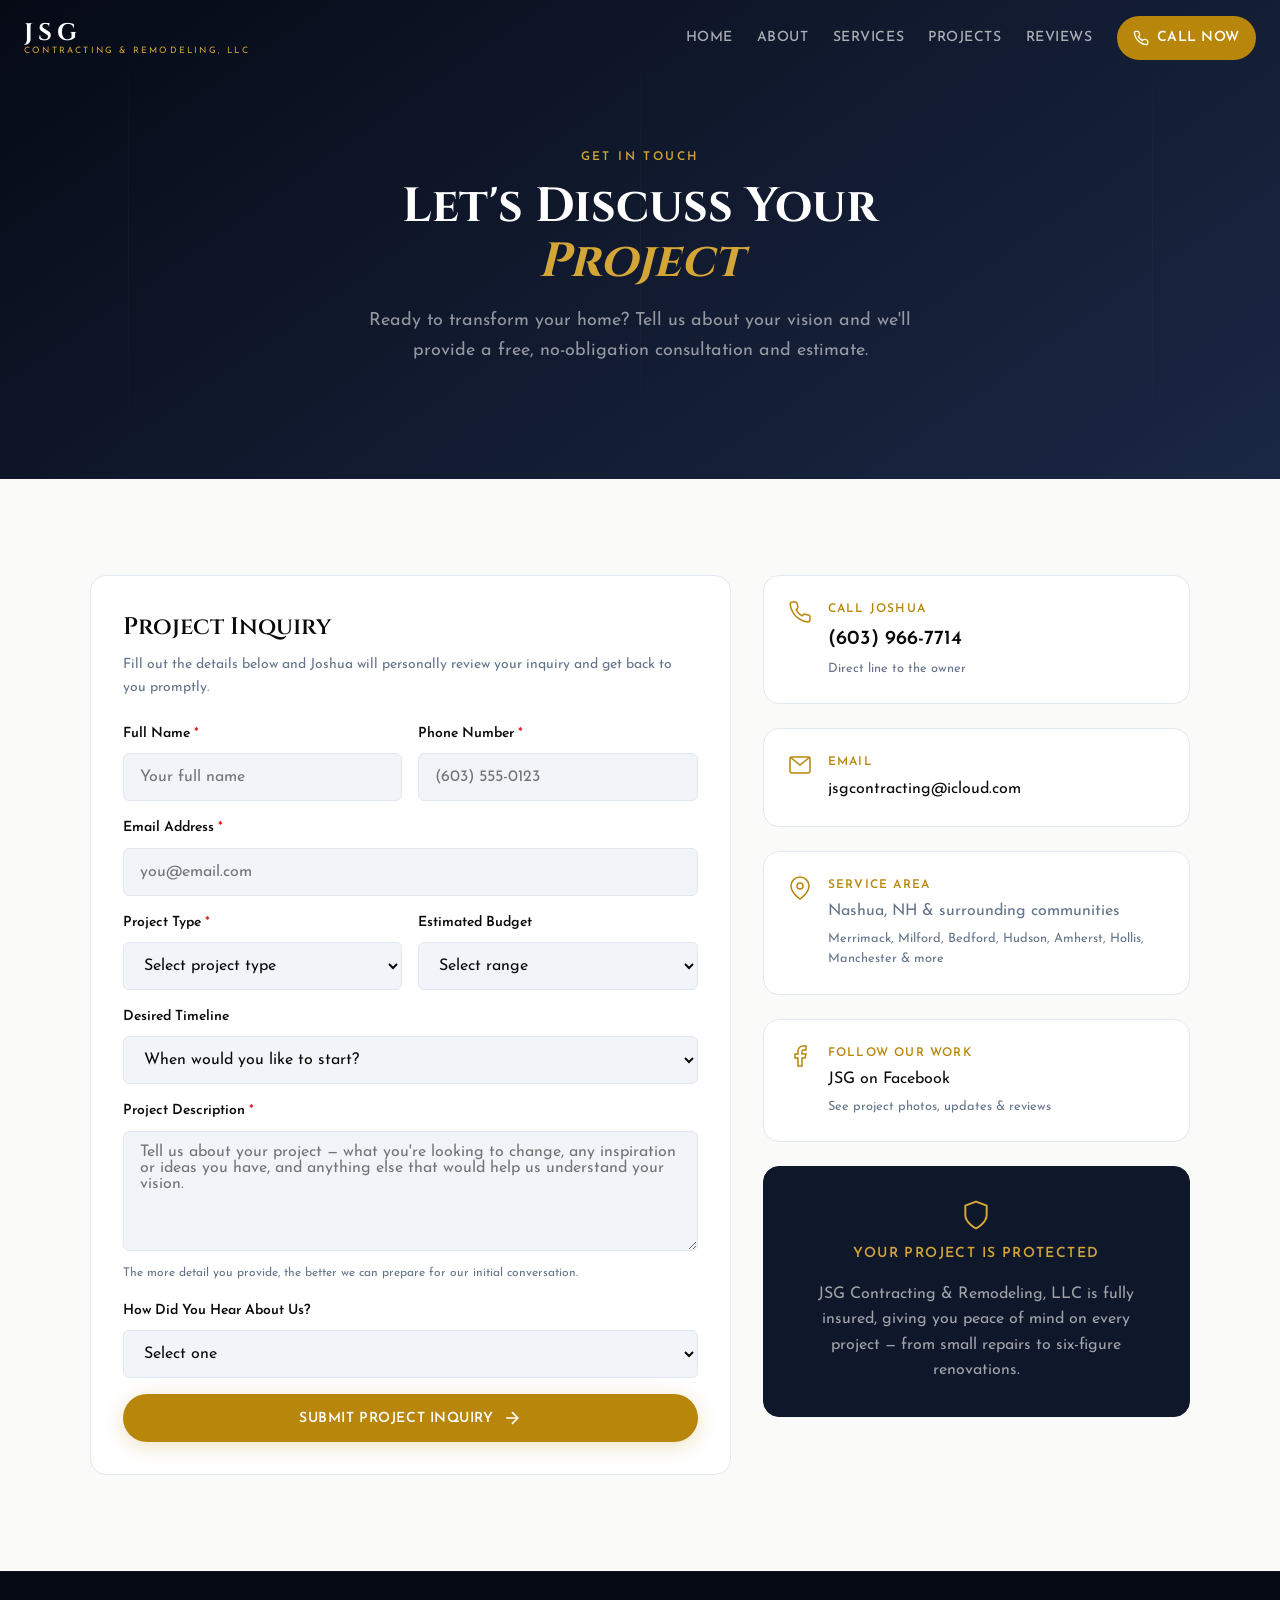
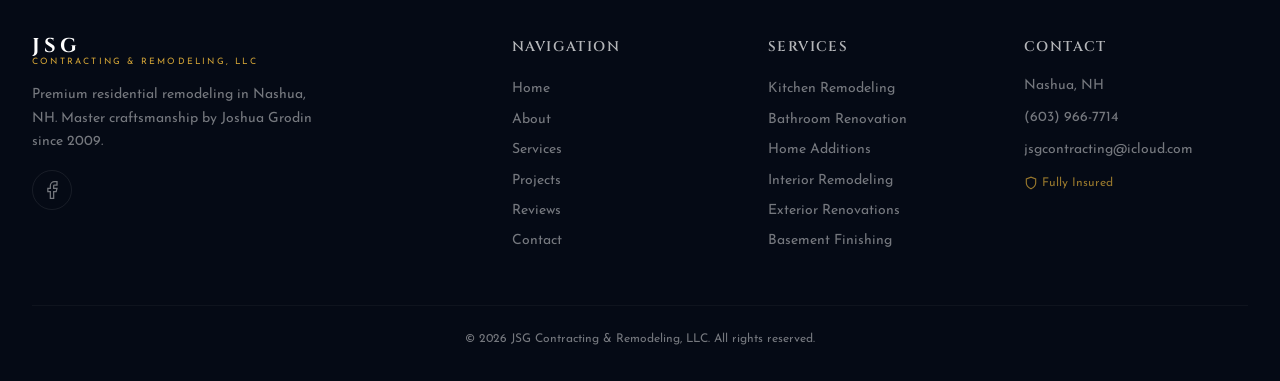
<file: contact.html>
<!DOCTYPE html>
<html lang="en">
<head>
  <meta charset="UTF-8">
  <meta name="viewport" content="width=device-width, initial-scale=1.0">
  <title>Contact Us — JSG Contracting & Remodeling, LLC | Free Consultation</title>
  <meta name="description" content="Request a free consultation with JSG Contracting & Remodeling, LLC. Call (603) 966-7714 or fill out our project inquiry form. Nashua, NH's premier residential contractor.">
  <link rel="preconnect" href="https://fonts.googleapis.com">
  <link rel="preconnect" href="https://fonts.gstatic.com" crossorigin>
  <link href="https://fonts.googleapis.com/css2?family=Cinzel:wght@400;500;600;700;800;900&family=Josefin+Sans:wght@300;400;500;600;700&display=swap" rel="stylesheet">
  <link rel="stylesheet" href="styles.css">
</head>
<body>
  <!-- Navigation -->
  <nav class="nav scrolled" id="mainNav">
    <div class="nav-container">
      <a href="index.html" class="nav-logo">
        <span class="logo-jsg">JSG</span>
        <span class="logo-sub">CONTRACTING &amp; REMODELING, LLC</span>
      </a>
      <button class="nav-toggle" id="navToggle" aria-label="Toggle navigation">
        <span></span><span></span><span></span>
      </button>
      <div class="nav-menu" id="navMenu">
        <a href="index.html" class="nav-link">Home</a>
        <a href="index.html#about" class="nav-link">About</a>
        <a href="index.html#services" class="nav-link">Services</a>
        <a href="index.html#projects" class="nav-link">Projects</a>
        <a href="index.html#testimonials" class="nav-link">Reviews</a>
        <a href="tel:6039667714" class="nav-cta">
          <svg width="16" height="16" viewBox="0 0 24 24" fill="none" stroke="currentColor" stroke-width="2"><path d="M22 16.92v3a2 2 0 01-2.18 2 19.79 19.79 0 01-8.63-3.07 19.5 19.5 0 01-6-6A19.79 19.79 0 012.12 4.18 2 2 0 014.11 2h3a2 2 0 012 1.72c.127.96.361 1.903.7 2.81a2 2 0 01-.45 2.11L8.09 9.91a16 16 0 006 6l1.27-1.27a2 2 0 012.11-.45c.907.339 1.85.573 2.81.7A2 2 0 0122 16.92z"/></svg>
          Call Now
        </a>
      </div>
    </div>
  </nav>

  <!-- Page Hero -->
  <section class="page-hero">
    <div class="hero-lines">
      <div class="arch-line line-1"></div>
      <div class="arch-line line-3"></div>
      <div class="arch-line line-5"></div>
    </div>
    <div class="container">
      <div class="section-header anim-on-scroll">
        <span class="section-tag">Get in Touch</span>
        <h1 class="section-title">Let's Discuss Your <em>Project</em></h1>
        <p class="section-desc">Ready to transform your home? Tell us about your vision and we'll provide a free, no-obligation consultation and estimate.</p>
      </div>
    </div>
  </section>

  <!-- Contact Section -->
  <section class="section">
    <div class="container">
      <div class="contact-grid">
        <!-- Contact Form -->
        <div class="contact-form-wrap anim-on-scroll">
          <h3 style="font-family: var(--font-display); font-size: var(--text-2xl); font-weight: 600; margin-bottom: var(--space-2);">Project Inquiry</h3>
          <p style="font-size: var(--text-sm); color: var(--muted-foreground); margin-bottom: var(--space-6);">Fill out the details below and Joshua will personally review your inquiry and get back to you promptly.</p>

          <form id="contactForm">
            <div class="form-row">
              <div class="form-group">
                <label for="name">Full Name <span class="req">*</span></label>
                <input type="text" id="name" name="name" placeholder="Your full name" required>
              </div>
              <div class="form-group">
                <label for="phone">Phone Number <span class="req">*</span></label>
                <input type="tel" id="phone" name="phone" placeholder="(603) 555-0123" required>
              </div>
            </div>

            <div class="form-group">
              <label for="email">Email Address <span class="req">*</span></label>
              <input type="email" id="email" name="email" placeholder="you@email.com" required>
            </div>

            <div class="form-row">
              <div class="form-group">
                <label for="project-type">Project Type <span class="req">*</span></label>
                <select id="project-type" name="project-type" required>
                  <option value="" disabled selected>Select project type</option>
                  <option value="Kitchen Remodel">Kitchen Remodel</option>
                  <option value="Bathroom Renovation">Bathroom Renovation</option>
                  <option value="Home Addition">Home Addition</option>
                  <option value="Basement Finishing">Basement Finishing</option>
                  <option value="Interior Remodel">Interior Remodel</option>
                  <option value="Exterior Renovation">Exterior Renovation</option>
                  <option value="Whole Home Renovation">Whole Home Renovation</option>
                  <option value="Finish Carpentry / Trim">Finish Carpentry / Trim Work</option>
                  <option value="Flooring">Flooring Installation</option>
                  <option value="Windows & Doors">Windows & Doors</option>
                  <option value="Deck / Porch">Deck or Porch</option>
                  <option value="Other">Other — Describe Below</option>
                </select>
              </div>
              <div class="form-group">
                <label for="budget">Estimated Budget</label>
                <select id="budget" name="budget">
                  <option value="" disabled selected>Select range</option>
                  <option value="Under $10,000">Under $10,000</option>
                  <option value="$10,000 - $25,000">$10,000 – $25,000</option>
                  <option value="$25,000 - $50,000">$25,000 – $50,000</option>
                  <option value="$50,000 - $100,000">$50,000 – $100,000</option>
                  <option value="$100,000 - $200,000">$100,000 – $200,000</option>
                  <option value="$200,000+">$200,000+</option>
                  <option value="Not Sure">Not Sure Yet</option>
                </select>
              </div>
            </div>

            <div class="form-group">
              <label for="timeline">Desired Timeline</label>
              <select id="timeline" name="timeline">
                <option value="" disabled selected>When would you like to start?</option>
                <option value="ASAP">As Soon As Possible</option>
                <option value="1-3 Months">Within 1–3 Months</option>
                <option value="3-6 Months">Within 3–6 Months</option>
                <option value="6-12 Months">6–12 Months (Planning Ahead)</option>
                <option value="Flexible">Flexible / No Rush</option>
              </select>
            </div>

            <div class="form-group">
              <label for="message">Project Description <span class="req">*</span></label>
              <textarea id="message" name="message" rows="5" placeholder="Tell us about your project — what you're looking to change, any inspiration or ideas you have, and anything else that would help us understand your vision." required></textarea>
              <p class="form-helper">The more detail you provide, the better we can prepare for our initial conversation.</p>
            </div>

            <div class="form-group">
              <label for="referral">How Did You Hear About Us?</label>
              <select id="referral" name="referral">
                <option value="" disabled selected>Select one</option>
                <option value="Referral">Referral from Friend/Family</option>
                <option value="Google Search">Google Search</option>
                <option value="Facebook">Facebook</option>
                <option value="Drive By">Drove Past a Job Site</option>
                <option value="Repeat Client">I'm a Returning Client</option>
                <option value="Other">Other</option>
              </select>
            </div>

            <!-- Formspree honeypot — hidden from humans, stops bots -->
            <input type="text" name="_gotcha" style="display:none" tabindex="-1" autocomplete="off">

            <button type="submit" class="btn btn-primary" style="width: 100%; justify-content: center;">
              <span>Submit Project Inquiry</span>
              <svg width="20" height="20" viewBox="0 0 24 24" fill="none" stroke="currentColor" stroke-width="2"><path d="M5 12h14M12 5l7 7-7 7"/></svg>
            </button>
          </form>

          <!-- Success State -->
          <div class="form-success" id="formSuccess">
            <svg width="48" height="48" viewBox="0 0 24 24" fill="none" stroke="currentColor" stroke-width="2">
              <path d="M22 11.08V12a10 10 0 11-5.93-9.14"/>
              <path d="M22 4L12 14.01l-3-3"/>
            </svg>
            <h3>Inquiry Sent!</h3>
            <p>Your project inquiry has been received. Joshua will personally review it and get back to you within 24 hours.</p>
            <p style="margin-top: var(--space-4);">Prefer to talk now? <a href="tel:6039667714" style="color: var(--accent); font-weight: 600;">Call (603) 966-7714</a></p>
          </div>
        </div>

        <!-- Contact Sidebar -->
        <div class="contact-sidebar">
          <!-- Call Card -->
          <div class="contact-card anim-on-scroll">
            <svg width="24" height="24" viewBox="0 0 24 24" fill="none" stroke="currentColor" stroke-width="1.5"><path d="M22 16.92v3a2 2 0 01-2.18 2 19.79 19.79 0 01-8.63-3.07 19.5 19.5 0 01-6-6A19.79 19.79 0 012.12 4.18 2 2 0 014.11 2h3a2 2 0 012 1.72c.127.96.361 1.903.7 2.81a2 2 0 01-.45 2.11L8.09 9.91a16 16 0 006 6l1.27-1.27a2 2 0 012.11-.45c.907.339 1.85.573 2.81.7A2 2 0 0122 16.92z"/></svg>
            <div>
              <h4>Call Joshua</h4>
              <p><a href="tel:6039667714" style="font-size: 1.25rem; font-weight: 600;">(603) 966-7714</a></p>
              <p style="margin-top: 4px; font-size: 0.8rem;">Direct line to the owner</p>
            </div>
          </div>

          <!-- Email Card -->
          <div class="contact-card anim-on-scroll">
            <svg width="24" height="24" viewBox="0 0 24 24" fill="none" stroke="currentColor" stroke-width="1.5"><rect x="2" y="4" width="20" height="16" rx="2"/><path d="M22 4l-10 8L2 4"/></svg>
            <div>
              <h4>Email</h4>
              <p><a href="mailto:jsgcontracting@icloud.com">jsgcontracting@icloud.com</a></p>
            </div>
          </div>

          <!-- Location Card -->
          <div class="contact-card anim-on-scroll">
            <svg width="24" height="24" viewBox="0 0 24 24" fill="none" stroke="currentColor" stroke-width="1.5"><path d="M21 10c0 7-9 13-9 13s-9-6-9-13a9 9 0 0118 0z"/><circle cx="12" cy="10" r="3"/></svg>
            <div>
              <h4>Service Area</h4>
              <p>Nashua, NH &amp; surrounding communities</p>
              <p style="margin-top: 4px; font-size: 0.8rem; color: var(--muted-foreground);">Merrimack, Milford, Bedford, Hudson, Amherst, Hollis, Manchester &amp; more</p>
            </div>
          </div>

          <!-- Facebook Card -->
          <div class="contact-card anim-on-scroll">
            <svg width="24" height="24" viewBox="0 0 24 24" fill="none" stroke="currentColor" stroke-width="1.5"><path d="M18 2h-3a5 5 0 00-5 5v3H7v4h3v8h4v-8h3l1-4h-4V7a1 1 0 011-1h3z"/></svg>
            <div>
              <h4>Follow Our Work</h4>
              <p><a href="https://www.facebook.com/JSGCONTRACTINGANDREMODELINGLLC/" target="_blank" rel="noopener noreferrer">JSG on Facebook</a></p>
              <p style="margin-top: 4px; font-size: 0.8rem; color: var(--muted-foreground);">See project photos, updates & reviews</p>
            </div>
          </div>

          <!-- Trust Card -->
          <div class="contact-card contact-card-cta anim-on-scroll">
            <svg width="32" height="32" viewBox="0 0 24 24" fill="none" stroke="currentColor" stroke-width="1.5" style="color: var(--accent-light);"><path d="M12 22s8-4 8-10V5l-8-3-8 3v7c0 6 8 10 8 10z"/></svg>
            <h4>Your Project is Protected</h4>
            <p>JSG Contracting & Remodeling, LLC is fully insured, giving you peace of mind on every project — from small repairs to six-figure renovations.</p>
          </div>
        </div>
      </div>
    </div>
  </section>

  <!-- Footer -->
  <footer class="footer">
    <div class="container">
      <div class="footer-grid">
        <div class="footer-brand">
          <a href="index.html" class="footer-logo"><span class="logo-jsg">JSG</span><span class="logo-sub">CONTRACTING &amp; REMODELING, LLC</span></a>
          <p>Premium residential remodeling in Nashua, NH. Master craftsmanship by Joshua Grodin since 2009.</p>
          <div class="footer-social">
            <a href="https://www.facebook.com/JSGCONTRACTINGANDREMODELINGLLC/" target="_blank" rel="noopener noreferrer" aria-label="Facebook"><svg width="20" height="20" viewBox="0 0 24 24" fill="none" stroke="currentColor" stroke-width="1.5"><path d="M18 2h-3a5 5 0 00-5 5v3H7v4h3v8h4v-8h3l1-4h-4V7a1 1 0 011-1h3z"/></svg></a>
          </div>
        </div>
        <div class="footer-links">
          <h4>Navigation</h4>
          <a href="index.html">Home</a>
          <a href="index.html#about">About</a>
          <a href="index.html#services">Services</a>
          <a href="index.html#projects">Projects</a>
          <a href="index.html#testimonials">Reviews</a>
          <a href="contact.html">Contact</a>
        </div>
        <div class="footer-links">
          <h4>Services</h4>
          <a href="index.html#services">Kitchen Remodeling</a>
          <a href="index.html#services">Bathroom Renovation</a>
          <a href="index.html#services">Home Additions</a>
          <a href="index.html#services">Interior Remodeling</a>
          <a href="index.html#services">Exterior Renovations</a>
          <a href="index.html#services">Basement Finishing</a>
        </div>
        <div class="footer-contact">
          <h4>Contact</h4>
          <p>Nashua, NH</p>
          <p><a href="tel:6039667714">(603) 966-7714</a></p>
          <p><a href="mailto:jsgcontracting@icloud.com">jsgcontracting@icloud.com</a></p>
          <div class="footer-badges">
            <span class="badge-item">
              <svg width="14" height="14" viewBox="0 0 24 24" fill="none" stroke="currentColor" stroke-width="2"><path d="M12 22s8-4 8-10V5l-8-3-8 3v7c0 6 8 10 8 10z"/></svg>
              Fully Insured
            </span>
          </div>
        </div>
      </div>
      <div class="footer-bottom">
        <p>&copy; 2026 JSG Contracting & Remodeling, LLC. All rights reserved.</p>
      </div>
    </div>
  </footer>

  <script src="script.js"></script>
</body>
</html>
</file>
<file: styles.css>
/* ============================================
   JSG CONTRACTING & REMODELING
   Design System: Liquid Glass + Trust & Authority
   Typography: Cinzel / Josefin Sans
   Palette: Deep Navy + Warm Gold
   ============================================ */

:root {
  /* Colors — Luxury Contractor */
  --primary: #0F172A;
  --primary-light: #1E293B;
  --on-primary: #FFFFFF;
  --secondary: #334155;
  --on-secondary: #FFFFFF;
  --accent: #B8860B;
  --accent-light: #D4A537;
  --accent-dark: #8B6914;
  --accent-glow: rgba(184, 134, 11, 0.25);
  --background: #FAFAF9;
  --foreground: #0C0A09;
  --card: #FFFFFF;
  --card-foreground: #0C0A09;
  --muted: #F1F5F9;
  --muted-foreground: #64748B;
  --border: #E2E8F0;
  --destructive: #DC2626;
  --success: #16A34A;

  /* Glass */
  --glass-bg: rgba(255, 255, 255, 0.7);
  --glass-border: rgba(255, 255, 255, 0.3);
  --glass-blur: 20px;
  --glass-dark-bg: rgba(15, 23, 42, 0.85);
  --glass-dark-border: rgba(255, 255, 255, 0.08);

  /* Typography */
  --font-display: 'Cinzel', 'Times New Roman', serif;
  --font-body: 'Josefin Sans', 'Segoe UI', sans-serif;

  /* Type Scale */
  --text-xs: 0.75rem;
  --text-sm: 0.875rem;
  --text-base: 1rem;
  --text-lg: 1.125rem;
  --text-xl: 1.25rem;
  --text-2xl: 1.5rem;
  --text-3xl: 1.875rem;
  --text-4xl: 2.25rem;
  --text-5xl: 3rem;
  --text-6xl: 3.75rem;
  --text-7xl: 4.5rem;
  --text-8xl: 6rem;

  /* Spacing (8dp) */
  --space-1: 0.25rem; --space-2: 0.5rem; --space-3: 0.75rem;
  --space-4: 1rem; --space-6: 1.5rem; --space-8: 2rem;
  --space-10: 2.5rem; --space-12: 3rem; --space-16: 4rem;
  --space-20: 5rem; --space-24: 6rem;

  /* Motion */
  --ease-out: cubic-bezier(0.16, 1, 0.3, 1);
  --ease-spring: cubic-bezier(0.34, 1.56, 0.64, 1);
  --dur-fast: 150ms;
  --dur-norm: 250ms;
  --dur-slow: 400ms;

  /* Shadows */
  --shadow-sm: 0 1px 3px rgba(0,0,0,0.06);
  --shadow-md: 0 4px 16px rgba(0,0,0,0.08);
  --shadow-lg: 0 12px 40px rgba(0,0,0,0.1);
  --shadow-xl: 0 24px 60px rgba(0,0,0,0.14);
  --shadow-glow: 0 0 40px var(--accent-glow);

  /* Radius */
  --radius-sm: 6px; --radius-md: 10px; --radius-lg: 16px;
  --radius-xl: 24px; --radius-full: 9999px;

  /* Z-index */
  --z-base: 0; --z-above: 10; --z-sticky: 20;
  --z-nav: 40; --z-modal: 100; --z-preloader: 1000;
}

/* --- Reset --- */
*, *::before, *::after { box-sizing: border-box; margin: 0; padding: 0; }
html { scroll-behavior: smooth; font-size: 16px; -webkit-text-size-adjust: 100%; }
body {
  font-family: var(--font-body);
  font-weight: 400;
  line-height: 1.6;
  color: var(--foreground);
  background: var(--background);
  overflow-x: hidden;
  -webkit-font-smoothing: antialiased;
}
a { color: inherit; text-decoration: none; cursor: pointer; }
img { max-width: 100%; height: auto; display: block; }
button { cursor: pointer; border: none; background: none; font-family: inherit; }
input, textarea, select { font-family: inherit; }
:focus-visible { outline: 2px solid var(--accent); outline-offset: 3px; }

@media (prefers-reduced-motion: reduce) {
  *, *::before, *::after {
    animation-duration: 0.01ms !important;
    animation-iteration-count: 1 !important;
    transition-duration: 0.01ms !important;
  }
  html { scroll-behavior: auto; }
}

/* --- Preloader --- */
.preloader {
  position: fixed; inset: 0; z-index: var(--z-preloader);
  background: var(--primary);
  display: flex; align-items: center; justify-content: center;
  transition: opacity 0.6s var(--ease-out), visibility 0.6s;
}
.preloader.hidden { opacity: 0; visibility: hidden; pointer-events: none; }
.preloader-inner { text-align: center; }
.preloader-icon svg { animation: preloaderPulse 1.8s ease-in-out infinite; }
.preloader-text {
  font-family: var(--font-display);
  font-size: var(--text-xs);
  letter-spacing: 0.35em;
  color: var(--accent-light);
  margin-top: var(--space-4);
}
@keyframes preloaderPulse {
  0%, 100% { opacity: 0.4; transform: scale(0.95); }
  50% { opacity: 1; transform: scale(1.05); }
}

/* --- Container --- */
.container { max-width: 1280px; margin: 0 auto; padding: 0 var(--space-6); }
@media (min-width: 768px) { .container { padding: 0 var(--space-8); } }

/* --- Navigation --- */
.nav {
  position: fixed; top: 0; left: 0; right: 0;
  z-index: var(--z-nav);
  padding: var(--space-4) 0;
  transition: all var(--dur-norm) var(--ease-out);
}
.nav.scrolled {
  background: var(--glass-bg);
  backdrop-filter: blur(var(--glass-blur));
  -webkit-backdrop-filter: blur(var(--glass-blur));
  border-bottom: 1px solid var(--glass-border);
  padding: var(--space-3) 0;
  box-shadow: var(--shadow-sm);
}
.nav-container {
  max-width: 1280px; margin: 0 auto; padding: 0 var(--space-6);
  display: flex; align-items: center; justify-content: space-between;
}
.nav-logo { display: flex; flex-direction: column; line-height: 1; transition: transform var(--dur-fast) var(--ease-out); }
.nav-logo:hover { transform: scale(1.03); }
.logo-jsg {
  font-family: var(--font-display);
  font-size: var(--text-2xl);
  font-weight: 700;
  letter-spacing: 0.2em;
  color: var(--on-primary);
  transition: color var(--dur-norm);
}
.logo-sub {
  font-family: var(--font-body);
  font-size: 0.55rem;
  font-weight: 400;
  letter-spacing: 0.25em;
  color: var(--accent-light);
  margin-top: 2px;
  text-transform: uppercase;
}
.nav.scrolled .logo-jsg { color: var(--primary); }
.nav.scrolled .logo-sub { color: var(--accent); }

.nav-menu { display: none; gap: var(--space-6); align-items: center; }
@media (min-width: 768px) { .nav-menu { display: flex; } }
.nav-link {
  font-size: var(--text-sm); font-weight: 500;
  letter-spacing: 0.04em; text-transform: uppercase;
  color: rgba(255,255,255,0.65);
  position: relative; padding: var(--space-2) 0;
  transition: color var(--dur-fast);
}
.nav-link::after {
  content: ''; position: absolute; bottom: 0; left: 0;
  width: 0; height: 1.5px; background: var(--accent-light);
  transition: width var(--dur-norm) var(--ease-out);
}
.nav-link:hover { color: #fff; }
.nav-link:hover::after { width: 100%; }
.nav.scrolled .nav-link { color: var(--muted-foreground); }
.nav.scrolled .nav-link:hover { color: var(--primary); }

.nav-cta {
  display: inline-flex; align-items: center; gap: var(--space-2);
  padding: var(--space-2) var(--space-4);
  font-size: var(--text-sm); font-weight: 600;
  letter-spacing: 0.04em; text-transform: uppercase;
  background: var(--accent); color: #fff;
  border-radius: var(--radius-full);
  transition: all var(--dur-norm) var(--ease-out);
  min-height: 44px;
}
.nav-cta:hover { background: var(--accent-light); transform: translateY(-1px); box-shadow: var(--shadow-glow); }

/* Mobile Toggle */
.nav-toggle { display: flex; flex-direction: column; gap: 5px; padding: var(--space-2); z-index: 50; }
@media (min-width: 768px) { .nav-toggle { display: none; } }
.nav-toggle span { width: 24px; height: 2px; background: #fff; transition: all var(--dur-norm) var(--ease-out); }
.nav.scrolled .nav-toggle span { background: var(--primary); }
.nav-toggle.open span:nth-child(1) { transform: rotate(45deg) translate(5px, 5px); }
.nav-toggle.open span:nth-child(2) { opacity: 0; }
.nav-toggle.open span:nth-child(3) { transform: rotate(-45deg) translate(5px, -5px); }

.nav-menu.open {
  display: flex; flex-direction: column;
  position: fixed; inset: 0;
  background: var(--glass-dark-bg);
  backdrop-filter: blur(30px); -webkit-backdrop-filter: blur(30px);
  align-items: center; justify-content: center;
  gap: var(--space-8); z-index: 45;
}
.nav-menu.open .nav-link { font-size: var(--text-2xl); color: rgba(255,255,255,0.8); }
.nav-menu.open .nav-link:hover { color: #fff; }

/* --- HERO --- */
.hero {
  position: relative; min-height: 100dvh;
  display: flex; align-items: center; justify-content: center;
  background: url('jsg-hero-new.jpeg') center center / cover no-repeat;
  overflow: hidden; padding: var(--space-24) var(--space-6);
}
.hero-bg { position: absolute; inset: 0; overflow: hidden; }
.hero-grain {
  position: absolute; inset: 0;
  background-image: url("data:image/svg+xml,%3Csvg viewBox='0 0 256 256' xmlns='http://www.w3.org/2000/svg'%3E%3Cfilter id='noise'%3E%3CfeTurbulence type='fractalNoise' baseFrequency='0.9' numOctaves='4' stitchTiles='stitch'/%3E%3C/filter%3E%3Crect width='100%25' height='100%25' filter='url(%23noise)' opacity='0.03'/%3E%3C/svg%3E");
  opacity: 0.4;
}
.hero-gradient {
  position: absolute; inset: 0;
  background: linear-gradient(to bottom, rgba(5,10,21,0.72) 0%, rgba(5,10,21,0.55) 50%, rgba(5,10,21,0.80) 100%);
}
.hero-vignette {
  position: absolute; inset: 0;
  background: radial-gradient(ellipse at center, transparent 30%, rgba(5, 10, 21, 0.5) 100%);
}

/* Architectural lines */
.hero-lines { position: absolute; inset: 0; overflow: hidden; }
.arch-line {
  position: absolute;
  background: linear-gradient(to bottom, transparent, rgba(184, 134, 11, 0.06), transparent);
  width: 1px;
}
.line-1 { left: 10%; height: 100%; animation: lineSlide 12s ease-in-out infinite; }
.line-2 { left: 25%; height: 80%; top: 10%; animation: lineSlide 15s ease-in-out infinite reverse; }
.line-3 { left: 50%; height: 100%; animation: lineSlide 18s ease-in-out infinite; }
.line-4 { left: 75%; height: 70%; top: 15%; animation: lineSlide 14s ease-in-out infinite reverse; }
.line-5 { left: 90%; height: 90%; top: 5%; animation: lineSlide 16s ease-in-out infinite; }
@keyframes lineSlide {
  0%, 100% { opacity: 0.3; transform: translateY(0); }
  50% { opacity: 0.7; transform: translateY(-20px); }
}

/* Floating elements */
.floating-elements { position: absolute; inset: 0; }
.float-el { position: absolute; animation: floatGeo 20s ease-in-out infinite; }
.float-1 { top: 15%; right: 10%; animation-delay: 0s; }
.float-2 { bottom: 20%; left: 8%; animation-delay: -7s; }
.float-3 { top: 50%; right: 25%; animation-delay: -13s; }
@keyframes floatGeo {
  0%, 100% { transform: translate(0, 0) rotate(0deg); }
  33% { transform: translate(20px, -30px) rotate(60deg); }
  66% { transform: translate(-15px, 15px) rotate(120deg); }
}

.hero-content { position: relative; z-index: var(--z-above); text-align: center; max-width: 820px; }

.hero-badge {
  display: inline-flex; align-items: center; gap: var(--space-3);
  font-size: var(--text-xs); font-weight: 500;
  letter-spacing: 0.2em; text-transform: uppercase;
  color: var(--accent-light); margin-bottom: var(--space-8);
}
.badge-line { width: 32px; height: 1px; background: var(--accent); opacity: 0.5; }

.hero-title { font-family: var(--font-display); line-height: 1.1; margin-bottom: var(--space-6); }
.title-line { display: block; }
.title-sm {
  font-size: var(--text-xl); font-weight: 400;
  color: rgba(255,255,255,0.45); letter-spacing: 0.08em;
}
.title-lg {
  font-size: var(--text-7xl); font-weight: 800;
  background: linear-gradient(135deg, #FFFFFF 20%, var(--accent-light) 80%);
  -webkit-background-clip: text; -webkit-text-fill-color: transparent;
  background-clip: text;
  margin: var(--space-2) 0;
}
@media (min-width: 768px) {
  .title-sm { font-size: var(--text-2xl); }
  .title-lg { font-size: var(--text-8xl); }
}

.hero-desc {
  font-size: var(--text-lg); color: rgba(255,255,255,0.55);
  max-width: 580px; margin: 0 auto var(--space-8); line-height: 1.8;
}
.hero-cta {
  display: flex; flex-wrap: wrap; gap: var(--space-4);
  justify-content: center; margin-bottom: var(--space-8);
}
.hero-trust {
  display: flex; flex-wrap: wrap; gap: var(--space-6);
  justify-content: center;
}
.trust-item {
  display: flex; align-items: center; gap: var(--space-2);
  font-size: var(--text-xs); font-weight: 500;
  letter-spacing: 0.08em; text-transform: uppercase;
  color: rgba(255,255,255,0.35);
}
.trust-item svg { color: var(--accent); opacity: 0.6; }

/* Scroll indicator */
.hero-scroll {
  position: absolute; bottom: var(--space-8); left: 50%;
  transform: translateX(-50%);
  display: flex; flex-direction: column; align-items: center; gap: var(--space-2);
  color: rgba(255,255,255,0.25);
  font-size: var(--text-xs); letter-spacing: 0.2em; text-transform: uppercase;
}
.scroll-line {
  width: 1px; height: 40px;
  background: linear-gradient(to bottom, var(--accent-light), transparent);
  animation: scrollPulse 2s ease-in-out infinite;
}
@keyframes scrollPulse {
  0%, 100% { opacity: 0.3; transform: scaleY(1); }
  50% { opacity: 1; transform: scaleY(1.2); }
}

/* --- Buttons --- */
.btn {
  display: inline-flex; align-items: center; gap: var(--space-2);
  padding: var(--space-3) var(--space-6);
  font-size: var(--text-sm); font-weight: 600;
  letter-spacing: 0.04em; text-transform: uppercase;
  border-radius: var(--radius-full);
  transition: all var(--dur-norm) var(--ease-out);
  cursor: pointer; min-height: 48px;
}
.btn-lg { padding: var(--space-4) var(--space-8); font-size: var(--text-base); }
.btn-primary {
  background: var(--accent); color: #fff;
  box-shadow: 0 4px 20px var(--accent-glow);
}
.btn-primary:hover {
  background: var(--accent-light);
  box-shadow: 0 8px 30px var(--accent-glow);
  transform: translateY(-2px);
}
.btn-primary:active { transform: translateY(0) scale(0.98); }
.btn-primary svg { transition: transform var(--dur-fast) var(--ease-out); }
.btn-primary:hover svg { transform: translateX(4px); }
.btn-glass {
  background: rgba(255,255,255,0.08);
  backdrop-filter: blur(10px); -webkit-backdrop-filter: blur(10px);
  border: 1px solid rgba(255,255,255,0.12);
  color: rgba(255,255,255,0.8);
}
.btn-glass:hover {
  background: rgba(255,255,255,0.15);
  transform: translateY(-2px);
}
.section .btn-glass {
  background: var(--glass-bg);
  border: 1px solid var(--border);
  color: var(--foreground);
}
.section .btn-glass:hover { border-color: var(--accent); }

/* --- Section Defaults --- */
.section { padding: var(--space-20) 0; }
@media (min-width: 768px) { .section { padding: var(--space-24) 0; } }
.section-header { text-align: center; max-width: 640px; margin: 0 auto var(--space-12); }
.section-tag {
  display: inline-block; font-size: var(--text-xs); font-weight: 600;
  letter-spacing: 0.2em; text-transform: uppercase;
  color: var(--accent); margin-bottom: var(--space-3);
}
.section-title {
  font-family: var(--font-display);
  font-size: var(--text-4xl); font-weight: 700;
  line-height: 1.15; color: var(--foreground); margin-bottom: var(--space-4);
}
.section-title em { font-style: italic; color: var(--accent); }
@media (min-width: 768px) { .section-title { font-size: var(--text-5xl); } }
.section-desc { font-size: var(--text-lg); color: var(--muted-foreground); line-height: 1.7; }

/* --- ABOUT --- */
.about { background: var(--background); }
.about-grid { display: grid; grid-template-columns: 1fr; gap: var(--space-12); }
@media (min-width: 768px) {
  .about-grid { grid-template-columns: 1fr 1fr; gap: var(--space-16); align-items: start; }
}
.about-image-frame {
  position: relative; border-radius: var(--radius-lg); overflow: hidden;
  border: 1px solid var(--border);
}
.frame-corner {
  position: absolute; width: 60px; height: 60px;
  border: 2px solid var(--accent); opacity: 0.3;
}
.frame-tl { top: -1px; left: -1px; border-right: none; border-bottom: none; border-radius: var(--radius-lg) 0 0 0; }
.frame-br { bottom: -1px; right: -1px; border-left: none; border-top: none; border-radius: 0 0 var(--radius-lg) 0; }
.blueprint-illustration svg { width: 100%; height: auto; display: block; border-radius: var(--radius-lg); }

.about-stats {
  display: grid; grid-template-columns: repeat(3, 1fr);
  gap: var(--space-4); margin-top: var(--space-6);
}
.stat {
  text-align: center; padding: var(--space-4);
  background: var(--card); border: 1px solid var(--border);
  border-radius: var(--radius-md);
  transition: all var(--dur-norm) var(--ease-out);
}
.stat:hover { border-color: var(--accent); transform: translateY(-2px); box-shadow: var(--shadow-md); }
.stat-num {
  font-family: var(--font-display);
  font-size: var(--text-3xl); font-weight: 700;
  color: var(--accent); line-height: 1;
}
.stat-plus, .stat-pct {
  font-family: var(--font-display);
  font-size: var(--text-xl); font-weight: 600;
  color: var(--accent);
}
.stat-label {
  display: block; font-size: var(--text-xs); font-weight: 500;
  color: var(--muted-foreground); margin-top: var(--space-1);
  letter-spacing: 0.05em; text-transform: uppercase;
}

.about-content .section-tag { text-align: left; }
.about-content .section-title { text-align: left; }
.about-lead {
  font-size: var(--text-xl); font-weight: 500;
  color: var(--foreground); line-height: 1.6;
  margin-bottom: var(--space-4);
}
.about-content p {
  font-size: var(--text-base); color: var(--muted-foreground);
  line-height: 1.8; margin-bottom: var(--space-4);
}
.about-highlights { margin-top: var(--space-6); display: flex; flex-direction: column; gap: var(--space-3); }
.highlight {
  display: flex; align-items: center; gap: var(--space-3);
  font-size: var(--text-sm); font-weight: 500; color: var(--foreground);
}
.highlight svg { color: var(--accent); flex-shrink: 0; }

/* --- SERVICES --- */
.services { background: var(--muted); }
.services-grid {
  display: grid; grid-template-columns: 1fr; gap: var(--space-4);
}
@media (min-width: 640px) { .services-grid { grid-template-columns: repeat(2, 1fr); } }
@media (min-width: 1024px) { .services-grid { grid-template-columns: repeat(3, 1fr); } }

.service-card {
  position: relative; padding: var(--space-8);
  background: var(--card); border: 1px solid var(--border);
  border-radius: var(--radius-lg); overflow: hidden;
  transition: all var(--dur-norm) var(--ease-out);
}
.service-card::before {
  content: ''; position: absolute; top: 0; left: 0; right: 0;
  height: 3px; background: linear-gradient(90deg, var(--accent), var(--accent-light));
  transform: scaleX(0); transform-origin: left;
  transition: transform var(--dur-slow) var(--ease-out);
}
.service-card:hover { transform: translateY(-4px); box-shadow: var(--shadow-lg); border-color: var(--accent); }
.service-card:hover::before { transform: scaleX(1); }
.service-icon {
  width: 48px; height: 48px; margin-bottom: var(--space-4);
  color: var(--accent);
  transition: transform var(--dur-norm) var(--ease-spring);
}
.service-card:hover .service-icon { transform: scale(1.1); }
.service-icon svg { width: 100%; height: 100%; }
.service-card h3 {
  font-family: var(--font-display);
  font-size: var(--text-lg); font-weight: 600;
  margin-bottom: var(--space-2);
}
.service-card p { font-size: var(--text-sm); color: var(--muted-foreground); line-height: 1.7; }

/* --- PROJECTS --- */
.projects {
  position: relative;
  background: linear-gradient(145deg, #050a15 0%, #0F172A 50%, #1a2744 100%);
  color: #fff;
}
.projects-bg {
  position: absolute; inset: 0;
  background: radial-gradient(ellipse 50% 40% at 50% 30%, rgba(184, 134, 11, 0.05), transparent 70%);
}
.projects .section-tag { color: var(--accent-light); }
.projects .section-title { color: #fff; }
.projects .section-title em { color: var(--accent-light); }
.projects .section-desc { color: rgba(255,255,255,0.5); }

.projects-grid {
  display: grid; grid-template-columns: 1fr; gap: var(--space-4);
  position: relative;
}
@media (min-width: 768px) {
  .projects-grid { grid-template-columns: repeat(2, 1fr); }
}
.project-card {
  border-radius: var(--radius-lg); overflow: hidden;
  border: 1px solid rgba(255,255,255,0.06);
  transition: all var(--dur-norm) var(--ease-out);
  background: rgba(15, 23, 42, 0.6);
}
.project-card:hover { border-color: rgba(184, 134, 11, 0.3); transform: translateY(-4px); box-shadow: var(--shadow-glow); }
.project-wide { grid-column: 1 / -1; }
.project-overlay { position: relative; overflow: hidden; }
.project-visual svg, .project-visual-sm svg { width: 100%; height: auto; display: block; }
.project-info { padding: var(--space-6); }
.project-type {
  display: inline-block; font-size: var(--text-xs); font-weight: 600;
  letter-spacing: 0.15em; text-transform: uppercase;
  color: var(--accent-light); margin-bottom: var(--space-2);
}
.project-info h3 {
  font-family: var(--font-display);
  font-size: var(--text-xl); font-weight: 600;
  color: #fff; margin-bottom: var(--space-2);
}
.project-info p { font-size: var(--text-sm); color: rgba(255,255,255,0.5); line-height: 1.7; }

.projects-cta { text-align: center; margin-top: var(--space-10); }

/* --- PROCESS --- */
.process { background: var(--background); }
.process-grid {
  display: flex; flex-direction: column; align-items: center;
  gap: 0; max-width: 900px; margin: 0 auto;
}
@media (min-width: 768px) {
  .process-grid { flex-direction: row; align-items: flex-start; gap: 0; }
}
.process-step {
  flex: 1; text-align: center; padding: var(--space-6);
}
.step-num {
  font-family: var(--font-display);
  font-size: var(--text-4xl); font-weight: 700;
  color: var(--muted); line-height: 1;
  margin-bottom: var(--space-3);
  transition: color var(--dur-norm);
}
.process-step:hover .step-num { color: var(--accent-light); }
.process-step h3 {
  font-family: var(--font-display);
  font-size: var(--text-lg); font-weight: 600;
  margin-bottom: var(--space-2);
}
.process-step p { font-size: var(--text-sm); color: var(--muted-foreground); line-height: 1.7; }
.process-connector {
  width: 1px; height: 40px; background: var(--border);
}
@media (min-width: 768px) {
  .process-connector { width: 40px; height: 1px; align-self: center; margin-top: var(--space-8); }
}

/* --- TESTIMONIALS --- */
.testimonials {
  position: relative;
  background: var(--muted);
}
.testimonials-grid {
  display: grid; grid-template-columns: 1fr; gap: var(--space-6);
}
@media (min-width: 768px) { .testimonials-grid { grid-template-columns: repeat(3, 1fr); } }
.testimonial-card {
  background: var(--card); border: 1px solid var(--border);
  border-radius: var(--radius-lg); padding: var(--space-8);
  transition: all var(--dur-norm) var(--ease-out);
}
.testimonial-card:hover { border-color: var(--accent); transform: translateY(-4px); box-shadow: var(--shadow-lg); }
.testimonial-stars { display: flex; gap: 2px; margin-bottom: var(--space-4); }
.testimonial-card blockquote {
  font-size: var(--text-base); color: var(--secondary);
  line-height: 1.8; margin-bottom: var(--space-6);
  font-style: italic;
}
.testimonial-author {
  display: flex; align-items: center; gap: var(--space-3);
}
.author-avatar {
  width: 40px; height: 40px; border-radius: 50%;
  background: var(--primary); color: var(--accent-light);
  display: flex; align-items: center; justify-content: center;
  font-family: var(--font-display); font-size: var(--text-sm); font-weight: 700;
}
.testimonial-author strong {
  display: block; font-size: var(--text-sm); font-weight: 600;
}
.testimonial-author span {
  font-size: var(--text-xs); color: var(--muted-foreground);
}
.testimonials-cta { text-align: center; margin-top: var(--space-10); }

/* --- FINAL CTA --- */
.final-cta {
  position: relative;
  background: linear-gradient(145deg, #050a15 0%, #0F172A 50%, #1a2744 100%);
  color: #fff; text-align: center; overflow: hidden;
}
.final-cta-bg { position: absolute; inset: 0; pointer-events: none; }
.cta-orb {
  position: absolute; border-radius: 50%; filter: blur(100px);
}
.cta-orb-1 {
  width: 500px; height: 500px;
  background: radial-gradient(circle, var(--accent-glow), transparent 70%);
  top: -30%; left: -10%;
}
.cta-orb-2 {
  width: 400px; height: 400px;
  background: radial-gradient(circle, rgba(184, 134, 11, 0.1), transparent 70%);
  bottom: -30%; right: -10%;
}
.final-cta-content { position: relative; }
.final-cta .section-title em { color: var(--accent-light); }
.final-cta-actions {
  display: flex; flex-wrap: wrap; gap: var(--space-4);
  justify-content: center;
}

/* --- FOOTER --- */
.footer {
  background: #050a15; color: rgba(255,255,255,0.45);
  padding: var(--space-16) 0 var(--space-8);
  border-top: 1px solid rgba(255,255,255,0.04);
}
.footer-grid { display: grid; grid-template-columns: 1fr; gap: var(--space-8); }
@media (min-width: 768px) { .footer-grid { grid-template-columns: 2fr 1fr 1fr 1fr; } }
.footer-logo { display: flex; flex-direction: column; line-height: 1; margin-bottom: var(--space-4); }
.footer-logo .logo-jsg { color: #fff; font-size: var(--text-xl); }
.footer-brand p { font-size: var(--text-sm); line-height: 1.7; margin-top: var(--space-4); max-width: 300px; }
.footer-social { display: flex; gap: var(--space-3); margin-top: var(--space-4); }
.footer-social a {
  display: flex; align-items: center; justify-content: center;
  width: 40px; height: 40px; border-radius: var(--radius-full);
  border: 1px solid rgba(255,255,255,0.08);
  color: rgba(255,255,255,0.45);
  transition: all var(--dur-fast);
}
.footer-social a:hover { border-color: var(--accent); color: var(--accent-light); transform: translateY(-2px); }
.footer-links h4, .footer-contact h4 {
  font-family: var(--font-display);
  font-size: var(--text-sm); font-weight: 600;
  letter-spacing: 0.1em; text-transform: uppercase;
  color: rgba(255,255,255,0.7); margin-bottom: var(--space-4);
}
.footer-links a {
  display: block; font-size: var(--text-sm);
  padding: var(--space-1) 0; transition: color var(--dur-fast);
}
.footer-links a:hover { color: var(--accent-light); }
.footer-contact p { font-size: var(--text-sm); line-height: 1.7; margin-bottom: var(--space-2); }
.footer-contact a { transition: color var(--dur-fast); }
.footer-contact a:hover { color: var(--accent-light); }
.footer-badges { margin-top: var(--space-3); }
.badge-item {
  display: inline-flex; align-items: center; gap: var(--space-1);
  font-size: var(--text-xs); color: var(--accent-light); opacity: 0.7;
}
.footer-bottom {
  margin-top: var(--space-12); padding-top: var(--space-6);
  border-top: 1px solid rgba(255,255,255,0.04);
  text-align: center;
}
.footer-bottom p { font-size: var(--text-xs); }

/* --- Scroll Animations --- */
.anim-on-scroll {
  opacity: 0; transform: translateY(30px);
  transition: opacity 0.7s var(--ease-out), transform 0.7s var(--ease-out);
}
.anim-on-scroll.visible { opacity: 1; transform: translateY(0); }
.anim-on-scroll[style*="--delay: 1"] { transition-delay: 100ms; }
.anim-on-scroll[style*="--delay: 2"] { transition-delay: 200ms; }
.anim-on-scroll[style*="--delay: 3"] { transition-delay: 300ms; }
.anim-on-scroll[style*="--delay: 4"] { transition-delay: 400ms; }
.anim-on-scroll[style*="--delay: 5"] { transition-delay: 500ms; }

/* --- Contact Page Styles --- */
.page-hero {
  padding: calc(80px + var(--space-16)) var(--space-6) var(--space-16);
  background: linear-gradient(145deg, #050a15 0%, #0F172A 40%, #1a2744 100%);
  color: #fff; text-align: center;
  position: relative; overflow: hidden;
}
.page-hero .section-tag { color: var(--accent-light); }
.page-hero .section-title { color: #fff; }
.page-hero .section-title em { color: var(--accent-light); }
.page-hero .section-desc { color: rgba(255,255,255,0.55); max-width: 600px; margin: 0 auto; }

/* Contact Grid */
.contact-grid {
  display: grid; grid-template-columns: 1fr; gap: var(--space-8);
  max-width: 1100px; margin: 0 auto;
}
@media (min-width: 768px) { .contact-grid { grid-template-columns: 3fr 2fr; } }

.contact-form-wrap {
  background: var(--card); border: 1px solid var(--border);
  border-radius: var(--radius-lg); padding: var(--space-8);
}
.form-row {
  display: grid; grid-template-columns: 1fr; gap: var(--space-4);
}
@media (min-width: 640px) { .form-row { grid-template-columns: 1fr 1fr; } }
.form-group { margin-bottom: var(--space-4); }
.form-group label {
  display: block; font-size: var(--text-sm); font-weight: 600;
  margin-bottom: var(--space-2); color: var(--foreground);
}
.form-group label .req { color: var(--destructive); }
.form-group input,
.form-group textarea,
.form-group select {
  width: 100%; padding: var(--space-3) var(--space-4);
  border: 1px solid var(--border); border-radius: var(--radius-sm);
  font-size: var(--text-base); background: var(--muted);
  color: var(--foreground); min-height: 48px;
  transition: border-color var(--dur-fast);
}
.form-group textarea { min-height: 120px; resize: vertical; }
.form-group select { cursor: pointer; }
.form-group input:focus,
.form-group textarea:focus,
.form-group select:focus { outline: none; border-color: var(--accent); }
.form-helper {
  font-size: var(--text-xs); color: var(--muted-foreground);
  margin-top: var(--space-1);
}

/* Contact Sidebar */
.contact-sidebar { display: flex; flex-direction: column; gap: var(--space-6); }
.contact-card {
  background: var(--card); border: 1px solid var(--border);
  border-radius: var(--radius-lg); padding: var(--space-6);
  display: flex; gap: var(--space-4); align-items: flex-start;
  transition: all var(--dur-norm) var(--ease-out);
}
.contact-card:hover { border-color: var(--accent); box-shadow: var(--shadow-md); }
.contact-card svg { flex-shrink: 0; color: var(--accent); }
.contact-card h4 {
  font-size: var(--text-xs); font-weight: 600;
  text-transform: uppercase; letter-spacing: 0.1em;
  color: var(--accent); margin-bottom: var(--space-1);
}
.contact-card p { font-size: var(--text-base); color: var(--muted-foreground); line-height: 1.6; }
.contact-card a { color: var(--foreground); transition: color var(--dur-fast); }
.contact-card a:hover { color: var(--accent); }

.contact-card-cta {
  background: var(--primary); color: #fff; border-color: var(--primary);
  text-align: center; display: flex; flex-direction: column; align-items: center;
  gap: var(--space-3); padding: var(--space-8);
}
.contact-card-cta h4 { color: var(--accent-light); font-size: var(--text-sm); }
.contact-card-cta p { color: rgba(255,255,255,0.6); }
.contact-card-cta .btn { margin-top: var(--space-2); }

/* Success Message */
.form-success {
  display: none; text-align: center; padding: var(--space-10);
}
.form-success.show { display: block; }
.form-success svg { margin: 0 auto var(--space-4); color: var(--success); }
.form-success h3 {
  font-family: var(--font-display); font-size: var(--text-2xl);
  font-weight: 600; margin-bottom: var(--space-2);
}
.form-success p { color: var(--muted-foreground); }
</file>
